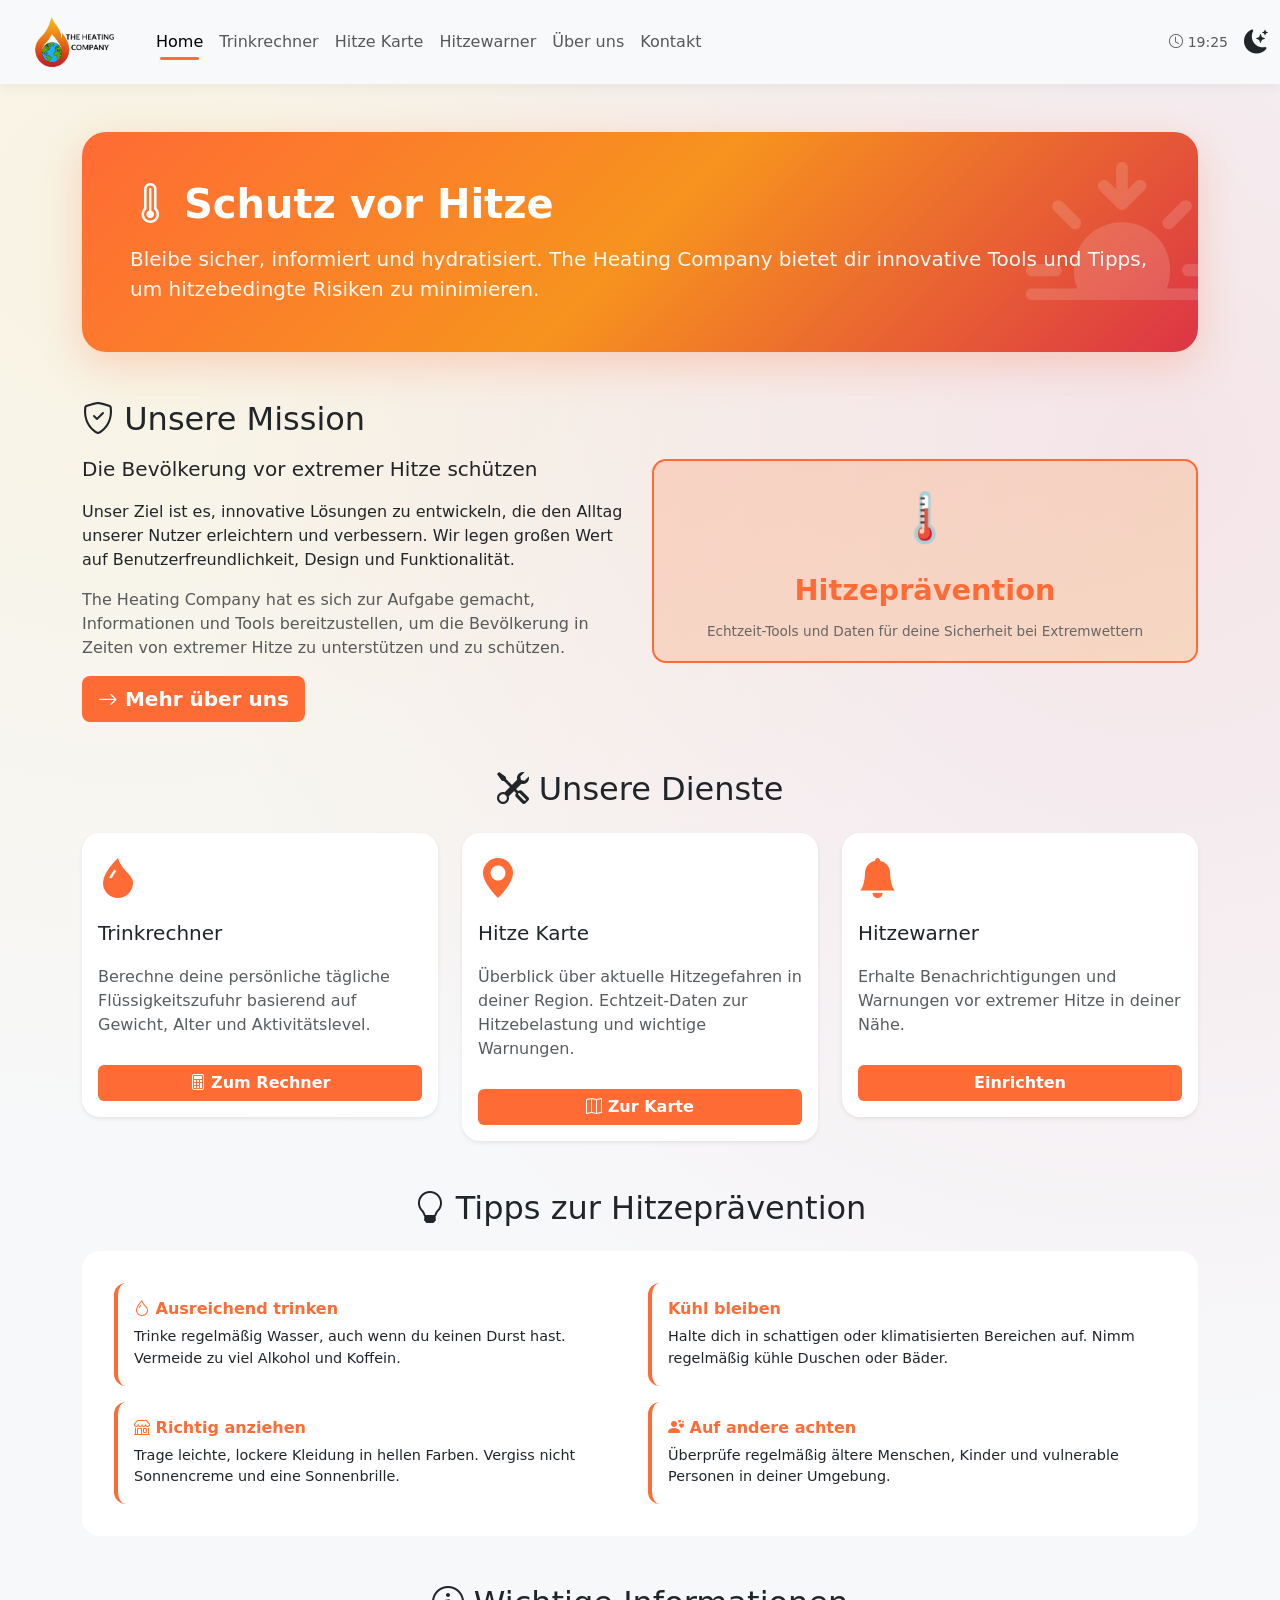
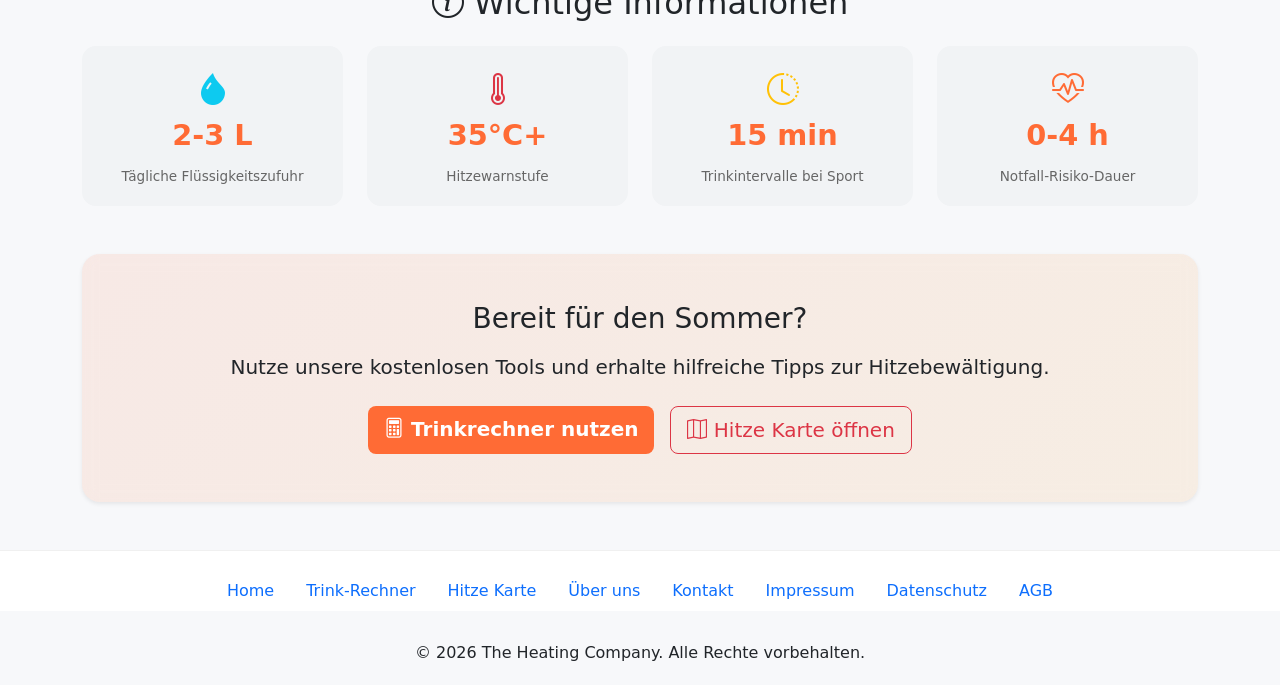
<file: index.html>
<!DOCTYPE html>
<html lang="de">
<head>
<meta charset="UTF-8">
<meta name="viewport" content="width=device-width, initial-scale=1.0">
<title>The Heating Company | Schutz vor Hitze</title>
<link href="https://cdn.jsdelivr.net/npm/bootstrap@5.3.8/dist/css/bootstrap.min.css" rel="stylesheet">
<link href="https://cdn.jsdelivr.net/npm/bootstrap-icons@1.11.3/font/bootstrap-icons.css" rel="stylesheet">
<style>
:root {
--transition: 0.3s ease;
--brand: #ff6b35;
--brand-dark: #e85a24;
--glass-bg: rgba(255,255,255,0.7);
--card-bg: #ffffff;
}
* { scroll-behavior: smooth; }
body {
transition: background-color var(--transition), color var(--transition);
min-height: 100vh;
background:
radial-gradient(circle at 10% 10%, rgba(255,193,7,0.10), transparent 40%),
radial-gradient(circle at 90% 20%, rgba(220,53,69,0.10), transparent 45%),
#f7f8fa;
font-family: system-ui, -apple-system, "Segoe UI", Roboto, sans-serif;
}

/* ---------- Dark Mode ---------- */
body.dark-mode {
--glass-bg: rgba(40,40,40,0.7);
--card-bg: #2a2a2a;
background:
radial-gradient(circle at 10% 10%, rgba(255,193,7,0.06), transparent 40%),
radial-gradient(circle at 90% 20%, rgba(220,53,69,0.08), transparent 45%),
#161616;
color: #e0e0e0;
}
body.dark-mode .card,
body.dark-mode .form-control,
body.dark-mode .form-select,
body.dark-mode .list-group-item {
background-color: var(--card-bg);
color: #e0e0e0;
border-color: #444;
}
body.dark-mode .form-control::placeholder { color: #888; }
body.dark-mode .navbar,
body.dark-mode .bg-light,
body.dark-mode .nav-foot { background-color: #1e1e1e !important; }
body.dark-mode .nav-link,
body.dark-mode .navbar-brand { color: #e0e0e0 !important; }
body.dark-mode .text-muted { color: #9a9a9a !important; }
body.dark-mode .info-tile { background: #242424; }

/* ---------- Navbar ---------- */
.navbar {
backdrop-filter: blur(10px);
box-shadow: 0 2px 14px rgba(0,0,0,0.06);
}
.navbar-brand img { transition: transform var(--transition); }
.navbar-brand:hover img { transform: scale(1.05); }
.nav-link { font-weight: 500; position: relative; }
.nav-link.active::after {
content: ""; position: absolute; left: 12px; right: 12px; bottom: 2px;
height: 3px; border-radius: 3px; background: var(--brand);
}

/* ---------- Hero ---------- */
.hero {
background: linear-gradient(135deg, #ff6b35, #f7931e, #dc3545);
color: #fff; border-radius: 24px; padding: 3rem;
box-shadow: 0 12px 40px rgba(255,107,53,0.25);
position: relative; overflow: hidden;
}
.hero::after {
content: "\F5A6"; font-family: "bootstrap-icons";
position: absolute; right: -20px; top: -30px;
font-size: 12rem; opacity: 0.15;
}
.hero h1 { font-weight: 800; font-size: 2.5rem; }
.hero p { font-size: 1.1rem; opacity: 0.95; }

/* ---------- Cards ---------- */
.card {
background: var(--card-bg);
border: 1px solid rgba(0,0,0,0.06);
border-radius: 18px;
transition: transform var(--transition), box-shadow var(--transition);
}
.card:hover { transform: translateY(-4px); box-shadow: 0 12px 28px rgba(0,0,0,0.1); }
.glass { background: var(--glass-bg); backdrop-filter: blur(8px); }

.btn-brand {
background: var(--brand); color: #fff; border: none; font-weight: 600;
transition: all var(--transition);
}
.btn-brand:hover { background: var(--brand-dark); color: #fff; transform: translateY(-2px); }

/* ---------- Info tiles ---------- */
.info-tile {
background: #f1f3f5; border-radius: 14px; padding: 20px;
text-align: center; height: 100%; transition: transform var(--transition);
}
.info-tile:hover { transform: translateY(-4px); }
.info-tile .big { font-size: 1.8rem; font-weight: 700; color: var(--brand); }
.info-tile .lbl { font-size: .75rem; text-transform: uppercase; letter-spacing: .5px; opacity: .7; }
.info-tile .desc { font-size: 0.85rem; color: #666; margin-top: 8px; }

/* ---------- Service Cards ---------- */
.service-card {
border: none;
transition: all var(--transition);
}
.service-card .card-body {
display: flex; flex-direction: column; gap: 12px;
}
.service-icon {
font-size: 2.5rem;
color: var(--brand);
}
.service-card:hover {
transform: translateY(-8px);
box-shadow: 0 16px 40px rgba(255,107,53,0.2);
}
.service-card .btn { margin-top: auto; }

/* ---------- Tips Section ---------- */
.tips-section {
background: var(--card-bg);
border-radius: 18px;
padding: 2rem;
}
.tip-item {
padding: 16px;
border-radius: 12px;
background: var(--glass-bg);
border-left: 4px solid var(--brand);
}
.tip-item h6 { color: var(--brand); font-weight: 700; }
.tip-item p { margin: 8px 0 0 0; font-size: 0.9rem; }

/* ---------- Footer ---------- */
.nav-foot { background: #fff; padding-top: 20px; border-top: 1px solid rgba(0,0,0,0.06); }
footer { margin-top: 10px; padding: 20px; }
.fade-in { animation: fadeIn 0.5s ease; }
@keyframes fadeIn { from { opacity: 0; transform: translateY(6px);} to { opacity: 1; transform: none;} }

.theme-toggle { cursor: pointer; transition: transform var(--transition); }
.theme-toggle:hover { transform: rotate(20deg) scale(1.15); }

/* ---------- Back to Top ---------- */
#toTop {
position: fixed; bottom: 24px; right: 24px;
width: 48px; height: 48px;
display: none; z-index: 1000;
border-radius: 50%;
box-shadow: 0 4px 12px rgba(0,0,0,0.15);
}
#toTop:hover { transform: translateY(-4px); }
</style>
</head>

<body>
<!-- ===================== NAVBAR ===================== -->
<nav class="navbar navbar-expand-lg bg-light sticky-top">
<div class="container-fluid">
<a class="navbar-brand" href="./index.html">
<img src="./img/heatingcomp_logo.png" alt="Logo" width="120" height="58">
</a>
<button class="navbar-toggler" type="button" data-bs-toggle="collapse" data-bs-target="#navbarNav" aria-controls="navbarNav" aria-expanded="false" aria-label="Toggle navigation">
<span class="navbar-toggler-icon"></span>
</button>
<div class="collapse navbar-collapse" id="navbarNav">
<ul class="navbar-nav">
<li class="nav-item"><a class="nav-link active" aria-current="page" href="./index.html">Home</a></li>
<li class="nav-item"><a class="nav-link" href="./trinkrechner.html">Trinkrechner</a></li>
<li class="nav-item"><a class="nav-link" href="./heatmap.html">Hitze Karte</a></li>
<li class="nav-item"><a class="nav-link" href="./hitzewarner.html">Hitzewarner</a></li>
<li class="nav-item"><a class="nav-link" href="./about.html">Über uns</a></li>
<li class="nav-item"><a class="nav-link" href="./contact.html">Kontakt</a></li>
</ul>
<div class="ms-auto d-flex align-items-center gap-3">
<span class="small text-muted d-none d-lg-inline" id="liveClock"></span>
<i class="bi bi-moon-stars-fill fs-4 theme-toggle" id="themeToggle" title="Dark Mode umschalten"></i>
</div>
</div>
</div>
</nav>

<div class="container my-5">

<!-- ===================== HERO ===================== -->
<div class="hero mb-5 fade-in">
<h1 class="mb-3"><i class="bi bi-thermometer-high"></i> Schutz vor Hitze</h1>
<p class="mb-0 fs-5">Bleibe sicher, informiert und hydratisiert. The Heating Company bietet dir innovative Tools und Tipps, um hitzebedingte Risiken zu minimieren.</p>
</div>

<!-- ===================== MISSION ===================== -->
<section class="mb-5">
<div class="row g-4 align-items-center">
<div class="col-lg-6">
<h2 class="mb-3"><i class="bi bi-shield-check"></i> Unsere Mission</h2>
<p class="lead">Die Bevölkerung vor extremer Hitze schützen</p>
<p>Unser Ziel ist es, innovative Lösungen zu entwickeln, die den Alltag unserer Nutzer erleichtern und verbessern. Wir legen großen Wert auf Benutzerfreundlichkeit, Design und Funktionalität.</p>
<p class="text-muted">The Heating Company hat es sich zur Aufgabe gemacht, Informationen und Tools bereitzustellen, um die Bevölkerung in Zeiten von extremer Hitze zu unterstützen und zu schützen.</p>
<a href="./about.html" class="btn btn-brand btn-lg"><i class="bi bi-arrow-right"></i> Mehr über uns</a>
</div>
<div class="col-lg-6">
<div class="info-tile" style="background: linear-gradient(135deg, rgba(255,107,53,0.2), rgba(247,147,30,0.2)); border: 2px solid var(--brand);">
<div style="font-size: 3rem; margin-bottom: 16px;">🌡️</div>
<div class="big">Hitzeprävention</div>
<div class="desc">Echtzeit-Tools und Daten für deine Sicherheit bei Extremwettern</div>
</div>
</div>
</div>
</section>

<!-- ===================== SERVICES ===================== -->
<section class="mb-5">
<h2 class="text-center mb-4"><i class="bi bi-tools"></i> Unsere Dienste</h2>
<div class="row g-4">
<!-- Trinkrechner -->
<div class="col-lg-4 col-md-6">
<div class="card service-card shadow-sm">
<div class="card-body">
<div class="service-icon"><i class="bi bi-droplet-fill"></i></div>
<h5 class="card-title">Trinkrechner</h5>
<p class="card-text text-muted">Berechne deine persönliche tägliche Flüssigkeitszufuhr basierend auf Gewicht, Alter und Aktivitätslevel.</p>
<a href="./trinkrechner.html" class="btn btn-brand"><i class="bi bi-calculator"></i> Zum Rechner</a>
</div>
</div>
</div>

<!-- Hitze Karte -->
<div class="col-lg-4 col-md-6">
<div class="card service-card shadow-sm">
<div class="card-body">
<div class="service-icon"><i class="bi bi-geo-alt-fill"></i></div>
<h5 class="card-title">Hitze Karte</h5>
<p class="card-text text-muted">Überblick über aktuelle Hitzegefahren in deiner Region. Echtzeit-Daten zur Hitzebelastung und wichtige Warnungen.</p>
<a href="./heatmap.html" class="btn btn-brand"><i class="bi bi-map"></i> Zur Karte</a>
</div>
</div>
</div>

<!-- Hitzewarner -->
<div class="col-lg-4 col-md-6">
<div class="card service-card shadow-sm">
<div class="card-body">
<div class="service-icon"><i class="bi bi-bell-fill"></i></div>
<h5 class="card-title">Hitzewarner</h5>
<p class="card-text text-muted">Erhalte Benachrichtigungen und Warnungen vor extremer Hitze in deiner Nähe.</p>
<a href="./hitzewarner.html" class="btn btn-brand"><i class="bi bi-clock-alarm"></i> Einrichten</a>
</div>
</div>
</div>
</div>
</section>

<!-- ===================== TIPPS ===================== -->
<section class="mb-5">
<h2 class="text-center mb-4"><i class="bi bi-lightbulb"></i> Tipps zur Hitzeprävention</h2>
<div class="tips-section">
<div class="row g-3">
<div class="col-md-6">
<div class="tip-item fade-in">
<h6><i class="bi bi-droplet"></i> Ausreichend trinken</h6>
<p>Trinke regelmäßig Wasser, auch wenn du keinen Durst hast. Vermeide zu viel Alkohol und Koffein.</p>
</div>
</div>

<div class="col-md-6">
<div class="tip-item fade-in" style="animation-delay: 0.1s;">
<h6><i class="bi bi-snowflake"></i> Kühl bleiben</h6>
<p>Halte dich in schattigen oder klimatisierten Bereichen auf. Nimm regelmäßig kühle Duschen oder Bäder.</p>
</div>
</div>

<div class="col-md-6">
<div class="tip-item fade-in" style="animation-delay: 0.2s;">
<h6><i class="bi bi-shop"></i> Richtig anziehen</h6>
<p>Trage leichte, lockere Kleidung in hellen Farben. Vergiss nicht Sonnencreme und eine Sonnenbrille.</p>
</div>
</div>

<div class="col-md-6">
<div class="tip-item fade-in" style="animation-delay: 0.3s;">
<h6><i class="bi bi-person-hearts"></i> Auf andere achten</h6>
<p>Überprüfe regelmäßig ältere Menschen, Kinder und vulnerable Personen in deiner Umgebung.</p>
</div>
</div>
</div>
</div>
</section>

<!-- ===================== INFO TILES ===================== -->
<section class="mb-5">
<h2 class="text-center mb-4"><i class="bi bi-info-circle"></i> Wichtige Informationen</h2>
<div class="row g-4">
<div class="col-md-3 col-sm-6">
<div class="info-tile">
<i class="bi bi-droplet-fill" style="font-size: 2rem; color: #0dcaf0;"></i>
<div class="big">2-3 L</div>
<div class="desc">Tägliche Flüssigkeitszufuhr</div>
</div>
</div>

<div class="col-md-3 col-sm-6">
<div class="info-tile">
<i class="bi bi-thermometer-high" style="font-size: 2rem; color: #dc3545;"></i>
<div class="big">35°C+</div>
<div class="desc">Hitzewarnstufe</div>
</div>
</div>

<div class="col-md-3 col-sm-6">
<div class="info-tile">
<i class="bi bi-clock-history" style="font-size: 2rem; color: #ffc107;"></i>
<div class="big">15 min</div>
<div class="desc">Trinkintervalle bei Sport</div>
</div>
</div>

<div class="col-md-3 col-sm-6">
<div class="info-tile">
<i class="bi bi-heart-pulse" style="font-size: 2rem; color: #ff6b35;"></i>
<div class="big">0-4 h</div>
<div class="desc">Notfall-Risiko-Dauer</div>
</div>
</div>
</div>
</section>

<!-- ===================== CTA ===================== -->
<section class="mb-5">
<div class="card glass shadow-sm border-0" style="padding: 3rem; text-align: center; background: linear-gradient(135deg, rgba(255,107,53,0.1), rgba(247,147,30,0.1));">
<h3 class="mb-3">Bereit für den Sommer?</h3>
<p class="mb-4 fs-5">Nutze unsere kostenlosen Tools und erhalte hilfreiche Tipps zur Hitzebewältigung.</p>
<div class="d-flex gap-3 justify-content-center flex-wrap">
<a href="./trinkrechner.html" class="btn btn-brand btn-lg"><i class="bi bi-calculator"></i> Trinkrechner nutzen</a>
<a href="./heatmap.html" class="btn btn-outline-danger btn-lg"><i class="bi bi-map"></i> Hitze Karte öffnen</a>
</div>
</div>
</section>

</div>

<!-- ===================== FOOTER ===================== -->
<nav class="nav-foot">
<ul class="nav justify-content-center flex-wrap">
<li class="nav-item"><a class="nav-link" href="./index.html">Home</a></li>
<li class="nav-item"><a class="nav-link" href="./trinkrechner.html">Trink-Rechner</a></li>
<li class="nav-item"><a class="nav-link" href="./heatmap.html">Hitze Karte</a></li>
<li class="nav-item"><a class="nav-link" href="./about.html">Über uns</a></li>
<li class="nav-item"><a class="nav-link" href="./contact.html">Kontakt</a></li>
<li class="nav-item"><a class="nav-link" href="./legal/impressum.html">Impressum</a></li>
<li class="nav-item"><a class="nav-link" href="./legal/datenschutz.html">Datenschutz</a></li>
<li class="nav-item"><a class="nav-link" href="./legal/agb.html">AGB</a></li>
</ul>
</nav>
<footer class="text-center">
<p class="mb-0">&copy; 2026 The Heating Company. Alle Rechte vorbehalten.</p>
</footer>

<!-- Back to Top -->
<button class="btn btn-brand rounded-circle shadow" id="toTop" title="Nach oben">
<i class="bi bi-arrow-up"></i>
</button>

<script src="https://cdn.jsdelivr.net/npm/bootstrap@5.3.8/dist/js/bootstrap.bundle.min.js"></script>
<script>
/* ---------- Dark Mode ---------- */
const themeToggle = document.getElementById("themeToggle");
function applyTheme(mode) {
if (mode === "dark") {
document.body.classList.add("dark-mode");
themeToggle.className = "bi bi-sun-fill fs-4 theme-toggle";
} else {
document.body.classList.remove("dark-mode");
themeToggle.className = "bi bi-moon-stars-fill fs-4 theme-toggle";
}
}
applyTheme(localStorage.getItem("theme") || "light");
themeToggle.addEventListener("click", () => {
const neu = document.body.classList.contains("dark-mode") ? "light" : "dark";
localStorage.setItem("theme", neu);
applyTheme(neu);
});

/* ---------- Live-Uhr ---------- */
function tick() {
document.getElementById("liveClock").innerHTML =
'<i class="bi bi-clock"></i> ' + new Date().toLocaleTimeString("de-DE",{hour:'2-digit',minute:'2-digit'});
}
tick(); setInterval(tick, 10000);

/* ---------- Back to Top ---------- */
const toTop = document.getElementById("toTop");
window.addEventListener("scroll", () => toTop.style.display = window.scrollY > 300 ? "block" : "none");
toTop.onclick = () => window.scrollTo({top:0, behavior:"smooth"});
</script>
</body>
</html>
</file>
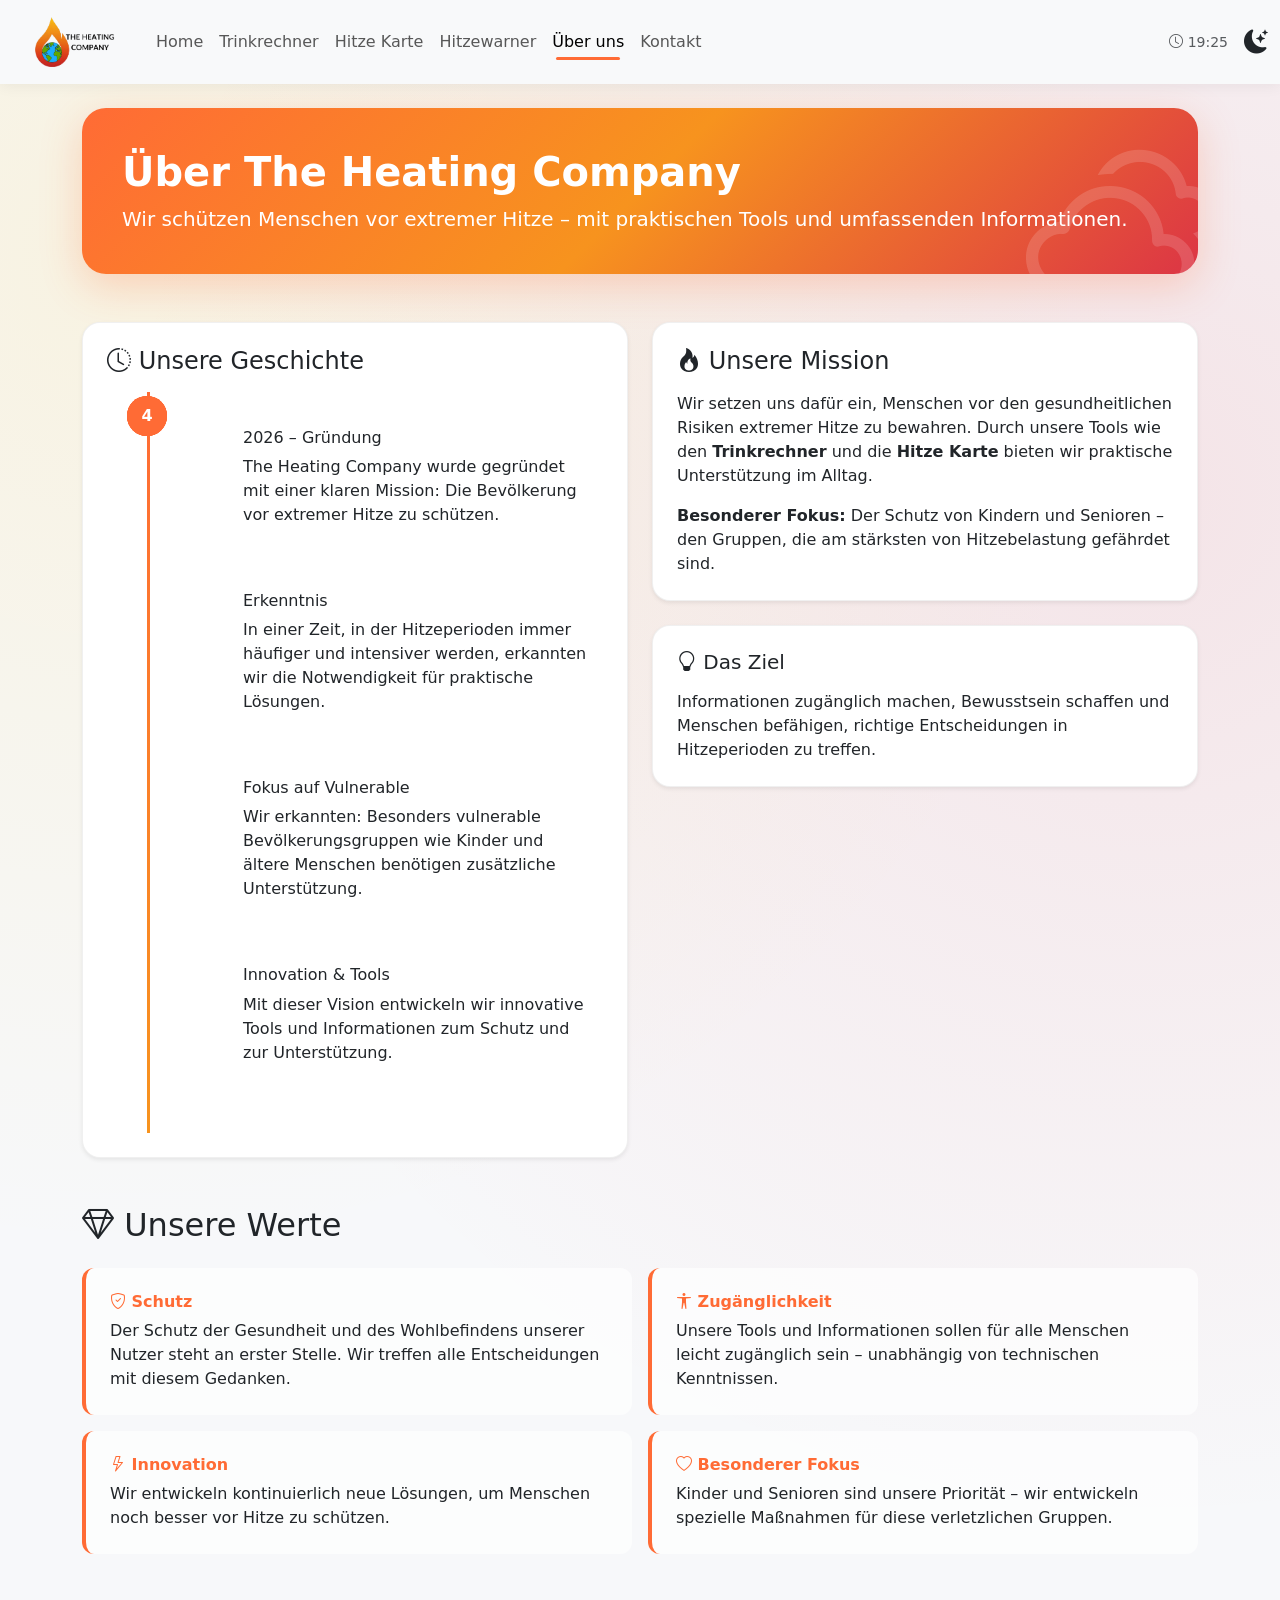
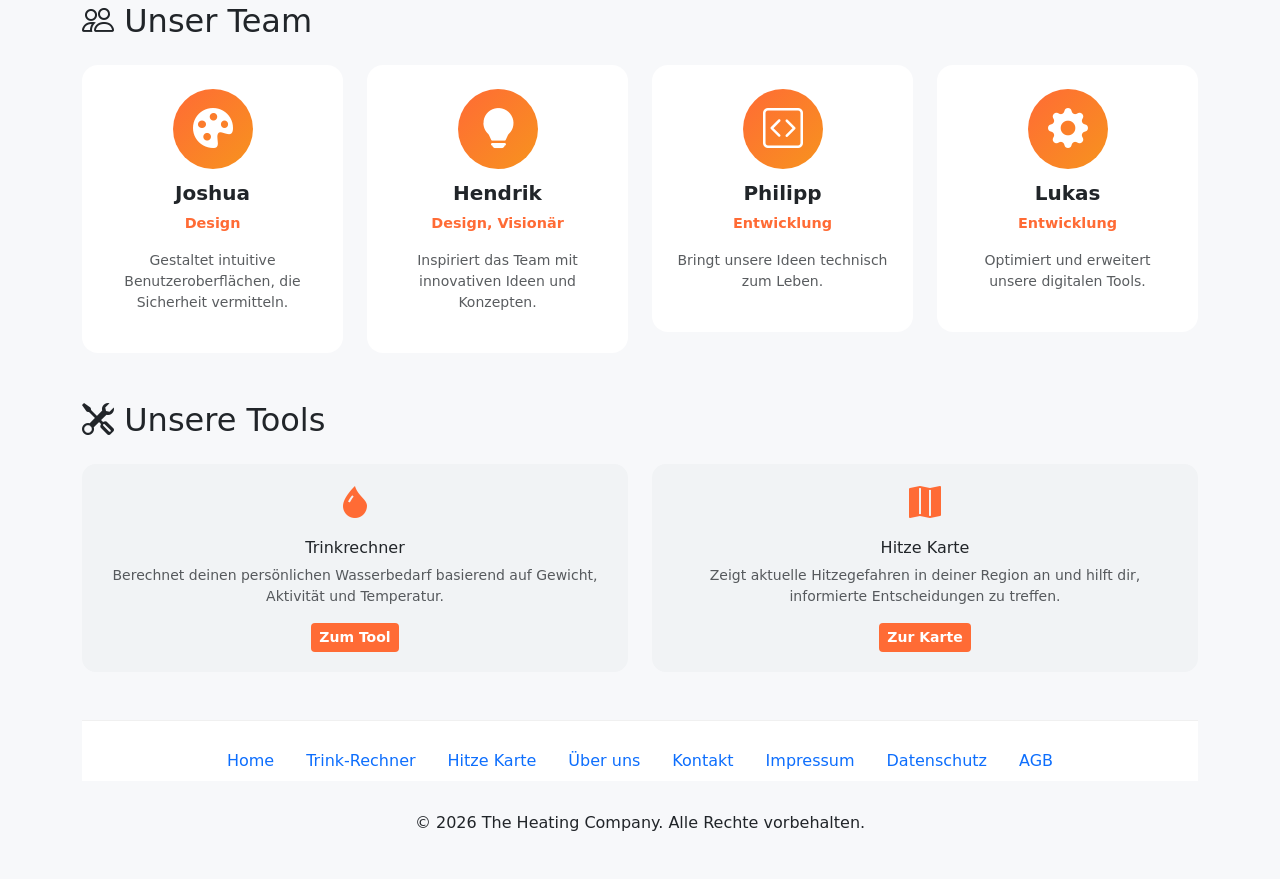
<file: about.html>
<!DOCTYPE html>
<html lang="de">
<head>
<meta charset="UTF-8">
<meta name="viewport" content="width=device-width, initial-scale=1.0">
<title>Über uns | The Heating Company</title>
<link href="https://cdn.jsdelivr.net/npm/bootstrap@5.3.8/dist/css/bootstrap.min.css" rel="stylesheet">
<link href="https://cdn.jsdelivr.net/npm/bootstrap-icons@1.11.3/font/bootstrap-icons.css" rel="stylesheet">
<style>
:root {
--transition: 0.3s ease;
--brand: #ff6b35;
--brand-dark: #e85a24;
--glass-bg: rgba(255,255,255,0.7);
--card-bg: #ffffff;
}
* { scroll-behavior: smooth; }
body {
transition: background-color var(--transition), color var(--transition);
min-height: 100vh;
background:
radial-gradient(circle at 10% 10%, rgba(255,193,7,0.10), transparent 40%),
radial-gradient(circle at 90% 20%, rgba(220,53,69,0.10), transparent 45%),
#f7f8fa;
font-family: system-ui, -apple-system, "Segoe UI", Roboto, sans-serif;
}

/* ---------- Dark Mode ---------- */
body.dark-mode {
--glass-bg: rgba(40,40,40,0.7);
--card-bg: #2a2a2a;
background:
radial-gradient(circle at 10% 10%, rgba(255,193,7,0.06), transparent 40%),
radial-gradient(circle at 90% 20%, rgba(220,53,69,0.08), transparent 45%),
#161616;
color: #e0e0e0;
}
body.dark-mode .card,
body.dark-mode .form-control,
body.dark-mode .list-group-item {
background-color: var(--card-bg);
color: #e0e0e0;
border-color: #444;
}
body.dark-mode .navbar,
body.dark-mode .bg-light,
body.dark-mode .nav-foot { background-color: #1e1e1e !important; }
body.dark-mode .nav-link,
body.dark-mode .navbar-brand { color: #e0e0e0 !important; }
body.dark-mode .text-muted { color: #9a9a9a !important; }
body.dark-mode .info-tile { background: #242424; }

/* ---------- Navbar ---------- */
.navbar {
backdrop-filter: blur(10px);
box-shadow: 0 2px 14px rgba(0,0,0,0.06);
}
.navbar-brand img { transition: transform var(--transition); }
.navbar-brand:hover img { transform: scale(1.05); }
.nav-link { font-weight: 500; position: relative; }
.nav-link.active::after {
content: ""; position: absolute; left: 12px; right: 12px; bottom: 2px;
height: 3px; border-radius: 3px; background: var(--brand);
}

/* ---------- Hero ---------- */
.hero {
background: linear-gradient(135deg, #ff6b35, #f7931e, #dc3545);
color: #fff; border-radius: 24px; padding: 2.5rem;
box-shadow: 0 12px 40px rgba(255,107,53,0.25);
position: relative; overflow: hidden;
}
.hero::after {
content: "\F2C3"; font-family: "bootstrap-icons";
position: absolute; right: -20px; top: -30px;
font-size: 12rem; opacity: 0.15;
}
.hero h1 { font-weight: 800; }

/* ---------- Cards ---------- */
.card {
background: var(--card-bg);
border: 1px solid rgba(0,0,0,0.06);
border-radius: 18px;
transition: transform var(--transition), box-shadow var(--transition);
}
.card:hover { transform: translateY(-4px); box-shadow: 0 12px 32px rgba(0,0,0,0.1); }
.glass { background: var(--glass-bg); backdrop-filter: blur(8px); }

.btn-brand {
background: var(--brand); color: #fff; border: none; font-weight: 600;
transition: all var(--transition);
}
.btn-brand:hover { background: var(--brand-dark); color: #fff; transform: translateY(-2px); }

/* ---------- Info Tiles ---------- */
.info-tile {
background: #f1f3f5; border-radius: 14px; padding: 20px;
text-align: center; height: 100%; transition: all var(--transition);
}
.info-tile:hover { background: #e9ecef; transform: scale(1.05); }
.info-tile .big { font-size: 1.6rem; font-weight: 700; color: var(--brand); }
.info-tile .lbl { font-size: .75rem; text-transform: uppercase; letter-spacing: .5px; opacity: .7; }

/* ---------- Team Cards ---------- */
.team-card {
text-align: center; padding: 24px; border-radius: 16px;
background: var(--card-bg); transition: all var(--transition);
}
.team-card:hover { transform: translateY(-8px); box-shadow: 0 16px 48px rgba(255,107,53,0.2); }
.team-avatar {
width: 80px; height: 80px; border-radius: 50%; background: linear-gradient(135deg, var(--brand), #f7931e);
margin: 0 auto 12px; display: flex; align-items: center; justify-content: center;
font-size: 2.5rem; color: #fff;
}
.team-card h5 { font-weight: 700; }
.team-card .role { color: var(--brand); font-weight: 600; font-size: 0.9rem; }

/* ---------- Value Cards ---------- */
.value-card {
padding: 24px; border-left: 4px solid var(--brand);
background: var(--glass-bg); border-radius: 12px;
transition: all var(--transition);
}
.value-card:hover { border-left-width: 6px; transform: translateX(4px); }
.value-card h6 { color: var(--brand); font-weight: 700; }

/* ---------- Footer ---------- */
.nav-foot { background: #fff; padding-top: 20px; border-top: 1px solid rgba(0,0,0,0.06); }
footer { margin-top: 10px; padding: 20px; }
.fade-in { animation: fadeIn 0.5s ease; }
@keyframes fadeIn { from { opacity: 0; transform: translateY(6px);} to { opacity: 1; transform: none;} }

.theme-toggle { cursor: pointer; transition: transform var(--transition); }
.theme-toggle:hover { transform: rotate(20deg) scale(1.15); }

/* ---------- Timeline ---------- */
.timeline {
position: relative; padding: 20px 0;
}
.timeline::before {
content: ""; position: absolute; left: 40px; top: 0; bottom: 0;
width: 3px; background: linear-gradient(to bottom, var(--brand), #f7931e);
}
.timeline-item {
margin-bottom: 32px; margin-left: 120px;
}
.timeline-dot {
position: absolute; left: 20px; top: 4px;
width: 40px; height: 40px; border-radius: 50%;
background: var(--brand); color: #fff;
display: flex; align-items: center; justify-content: center;
font-weight: 700;
}
.timeline-content {
padding: 16px; background: var(--glass-bg); border-radius: 12px;
}

/* ---------- Badge ---------- */
.badge-soft { background: rgba(255,107,53,.15); color: var(--brand); font-weight:600; }
</style>
</head>

<body>
<!-- ===================== NAVBAR ===================== -->
<nav class="navbar navbar-expand-lg bg-light sticky-top">
<div class="container-fluid">
<a class="navbar-brand" href="./index.html">
<img src="./img/heatingcomp_logo.png" alt="Logo" width="120" height="58">
</a>
<button class="navbar-toggler" type="button" data-bs-toggle="collapse" data-bs-target="#navbarNav" aria-controls="navbarNav" aria-expanded="false" aria-label="Toggle navigation">
<span class="navbar-toggler-icon"></span>
</button>
<div class="collapse navbar-collapse" id="navbarNav">
<ul class="navbar-nav">
<li class="nav-item"><a class="nav-link" href="./index.html">Home</a></li>
<li class="nav-item"><a class="nav-link" href="./trinkrechner.html">Trinkrechner</a></li>
<li class="nav-item"><a class="nav-link" href="./heatmap.html">Hitze Karte</a></li>
<li class="nav-item"><a class="nav-link" href="./hitzewarner.html">Hitzewarner</a></li>
<li class="nav-item"><a class="nav-link active" aria-current="page" href="./about.html">Über uns</a></li>
<li class="nav-item"><a class="nav-link" href="./contact.html">Kontakt</a></li>
</ul>
<div class="ms-auto d-flex align-items-center gap-3">
<span class="small text-muted d-none d-lg-inline" id="liveClock"></span>
<i class="bi bi-moon-stars-fill fs-4 theme-toggle" id="themeToggle" title="Dark Mode umschalten"></i>
</div>
</div>
</div>
</nav>

<div class="container my-4">

<!-- ===================== HERO ===================== -->
<div class="hero mb-5 fade-in">
<h1 class="mb-2"><i class="bi bi-shield-heart"></i> Über The Heating Company</h1>
<p class="mb-0 fs-5">Wir schützen Menschen vor extremer Hitze – mit praktischen Tools und umfassenden Informationen.</p>
</div>

<!-- ===================== GESCHICHTE ===================== -->
<div class="row g-4 mb-5">
<div class="col-lg-6">
<div class="card p-4 shadow-sm">
<h4 class="mb-3"><i class="bi bi-clock-history"></i> Unsere Geschichte</h4>
<div class="timeline">
<div class="timeline-item">
<div class="timeline-dot">1</div>
<div class="timeline-content">
<h6>2026 – Gründung</h6>
<p class="mb-0">The Heating Company wurde gegründet mit einer klaren Mission: Die Bevölkerung vor extremer Hitze zu schützen.</p>
</div>
</div>
<div class="timeline-item">
<div class="timeline-dot">2</div>
<div class="timeline-content">
<h6>Erkenntnis</h6>
<p class="mb-0">In einer Zeit, in der Hitzeperioden immer häufiger und intensiver werden, erkannten wir die Notwendigkeit für praktische Lösungen.</p>
</div>
</div>
<div class="timeline-item">
<div class="timeline-dot">3</div>
<div class="timeline-content">
<h6>Fokus auf Vulnerable</h6>
<p class="mb-0">Wir erkannten: Besonders vulnerable Bevölkerungsgruppen wie Kinder und ältere Menschen benötigen zusätzliche Unterstützung.</p>
</div>
</div>
<div class="timeline-item">
<div class="timeline-dot">4</div>
<div class="timeline-content">
<h6>Innovation & Tools</h6>
<p class="mb-0">Mit dieser Vision entwickeln wir innovative Tools und Informationen zum Schutz und zur Unterstützung.</p>
</div>
</div>
</div>
</div>
</div>

<!-- Mission & Werte -->
<div class="col-lg-6">
<div class="card p-4 shadow-sm mb-4">
<h4 class="mb-3"><i class="bi bi-fire"></i> Unsere Mission</h4>
<p>Wir setzen uns dafür ein, Menschen vor den gesundheitlichen Risiken extremer Hitze zu bewahren. Durch unsere Tools wie den <strong>Trinkrechner</strong> und die <strong>Hitze Karte</strong> bieten wir praktische Unterstützung im Alltag.</p>
<p class="mb-0"><strong>Besonderer Fokus:</strong> Der Schutz von Kindern und Senioren – den Gruppen, die am stärksten von Hitzebelastung gefährdet sind.</p>
</div>

<div class="card p-4 shadow-sm">
<h5 class="mb-3"><i class="bi bi-lightbulb"></i> Das Ziel</h5>
<p class="mb-0">Informationen zugänglich machen, Bewusstsein schaffen und Menschen befähigen, richtige Entscheidungen in Hitzeperioden zu treffen.</p>
</div>
</div>
</div>

<!-- ===================== UNSERE WERTE ===================== -->
<h2 class="mb-4 mt-5"><i class="bi bi-gem"></i> Unsere Werte</h2>
<div class="row g-3 mb-5">
<div class="col-md-6">
<div class="value-card">
<h6><i class="bi bi-shield-check"></i> Schutz</h6>
<p class="mb-0">Der Schutz der Gesundheit und des Wohlbefindens unserer Nutzer steht an erster Stelle. Wir treffen alle Entscheidungen mit diesem Gedanken.</p>
</div>
</div>
<div class="col-md-6">
<div class="value-card">
<h6><i class="bi bi-universal-access"></i> Zugänglichkeit</h6>
<p class="mb-0">Unsere Tools und Informationen sollen für alle Menschen leicht zugänglich sein – unabhängig von technischen Kenntnissen.</p>
</div>
</div>
<div class="col-md-6">
<div class="value-card">
<h6><i class="bi bi-lightning"></i> Innovation</h6>
<p class="mb-0">Wir entwickeln kontinuierlich neue Lösungen, um Menschen noch besser vor Hitze zu schützen.</p>
</div>
</div>
<div class="col-md-6">
<div class="value-card">
<h6><i class="bi bi-heart"></i> Besonderer Fokus</h6>
<p class="mb-0">Kinder und Senioren sind unsere Priorität – wir entwickeln spezielle Maßnahmen für diese verletzlichen Gruppen.</p>
</div>
</div>
</div>

<!-- ===================== TEAM ===================== -->
<h2 class="mb-4"><i class="bi bi-people"></i> Unser Team</h2>
<div class="row g-4 mb-5">
<div class="col-md-6 col-lg-3">
<div class="team-card fade-in">
<div class="team-avatar"><i class="bi bi-palette-fill"></i></div>
<h5>Joshua</h5>
<p class="role">Design</p>
<p class="small text-muted">Gestaltet intuitive Benutzeroberflächen, die Sicherheit vermitteln.</p>
</div>
</div>
<div class="col-md-6 col-lg-3">
<div class="team-card fade-in">
<div class="team-avatar"><i class="bi bi-lightbulb-fill"></i></div>
<h5>Hendrik</h5>
<p class="role">Design, Visionär</p>
<p class="small text-muted">Inspiriert das Team mit innovativen Ideen und Konzepten.</p>
</div>
</div>
<div class="col-md-6 col-lg-3">
<div class="team-card fade-in">
<div class="team-avatar"><i class="bi bi-code-square"></i></div>
<h5>Philipp</h5>
<p class="role">Entwicklung</p>
<p class="small text-muted">Bringt unsere Ideen technisch zum Leben.</p>
</div>
</div>
<div class="col-md-6 col-lg-3">
<div class="team-card fade-in">
<div class="team-avatar"><i class="bi bi-gear-fill"></i></div>
<h5>Lukas</h5>
<p class="role">Entwicklung</p>
<p class="small text-muted">Optimiert und erweitert unsere digitalen Tools.</p>
</div>
</div>
</div>

<!-- ===================== INFO KACHELN ===================== -->
<h2 class="mb-4"><i class="bi bi-tools"></i> Unsere Tools</h2>
<div class="row g-4 mb-5">
<div class="col-md-6">
<div class="info-tile">
<h5 class="mb-3"><i class="bi bi-droplet-fill" style="color: var(--brand); font-size: 2rem;"></i></h5>
<h6>Trinkrechner</h6>
<p class="small text-muted">Berechnet deinen persönlichen Wasserbedarf basierend auf Gewicht, Aktivität und Temperatur.</p>
<a href="./trinkrechner.html" class="btn btn-sm btn-brand">Zum Tool</a>
</div>
</div>
<div class="col-md-6">
<div class="info-tile">
<h5 class="mb-3"><i class="bi bi-map-fill" style="color: var(--brand); font-size: 2rem;"></i></h5>
<h6>Hitze Karte</h6>
<p class="small text-muted">Zeigt aktuelle Hitzegefahren in deiner Region an und hilft dir, informierte Entscheidungen zu treffen.</p>
<a href="./heatmap.html" class="btn btn-sm btn-brand">Zur Karte</a>
</div>
</div>
</div>

<!-- ===================== FOOTER ===================== -->
<nav class="nav-foot mt-5">
<ul class="nav justify-content-center flex-wrap">
<li class="nav-item"><a class="nav-link" href="./index.html">Home</a></li>
<li class="nav-item"><a class="nav-link" href="./trinkrechner.html">Trink-Rechner</a></li>
<li class="nav-item"><a class="nav-link" href="./heatmap.html">Hitze Karte</a></li>
<li class="nav-item"><a class="nav-link" href="./about.html">Über uns</a></li>
<li class="nav-item"><a class="nav-link" href="./contact.html">Kontakt</a></li>
<li class="nav-item"><a class="nav-link" href="./legal/impressum.html">Impressum</a></li>
<li class="nav-item"><a class="nav-link" href="./legal/datenschutz.html">Datenschutz</a></li>
<li class="nav-item"><a class="nav-link" href="./legal/agb.html">AGB</a></li>
</ul>
</nav>
<footer class="text-center">
<p class="mb-0">&copy; 2026 The Heating Company. Alle Rechte vorbehalten.</p>
</footer>

<!-- Back to top -->
<button class="btn btn-brand rounded-circle shadow" id="toTop" title="Nach oben"
style="position:fixed;bottom:24px;right:24px;width:48px;height:48px;display:none;z-index:1000;">
<i class="bi bi-arrow-up"></i>
</button>

</div>

<script src="https://cdn.jsdelivr.net/npm/bootstrap@5.3.8/dist/js/bootstrap.bundle.min.js"></script>
<script>
/* ---------- Dark Mode ---------- */
const themeToggle = document.getElementById("themeToggle");
function applyTheme(mode) {
if (mode === "dark") {
document.body.classList.add("dark-mode");
themeToggle.className = "bi bi-sun-fill fs-4 theme-toggle";
    } else {
document.body.classList.remove("dark-mode");
themeToggle.className = "bi bi-moon-stars-fill fs-4 theme-toggle";
    }
}
applyTheme(localStorage.getItem("theme") || "light");
themeToggle.addEventListener("click", () => {
const neu = document.body.classList.contains("dark-mode") ? "light" : "dark";
localStorage.setItem("theme", neu);
applyTheme(neu);
});

/* ---------- Live-Uhr ---------- */
function tick() {
document.getElementById("liveClock").innerHTML =
'<i class="bi bi-clock"></i> ' + new Date().toLocaleTimeString("de-DE",{hour:'2-digit',minute:'2-digit'});
}
tick(); setInterval(tick, 10000);

/* ---------- Back to top ---------- */
const toTop = document.getElementById("toTop");
window.addEventListener("scroll", () => toTop.style.display = window.scrollY > 300 ? "block" : "none");
toTop.onclick = () => window.scrollTo({top:0, behavior:"smooth"});
</script>
</body>
</html>
</file>
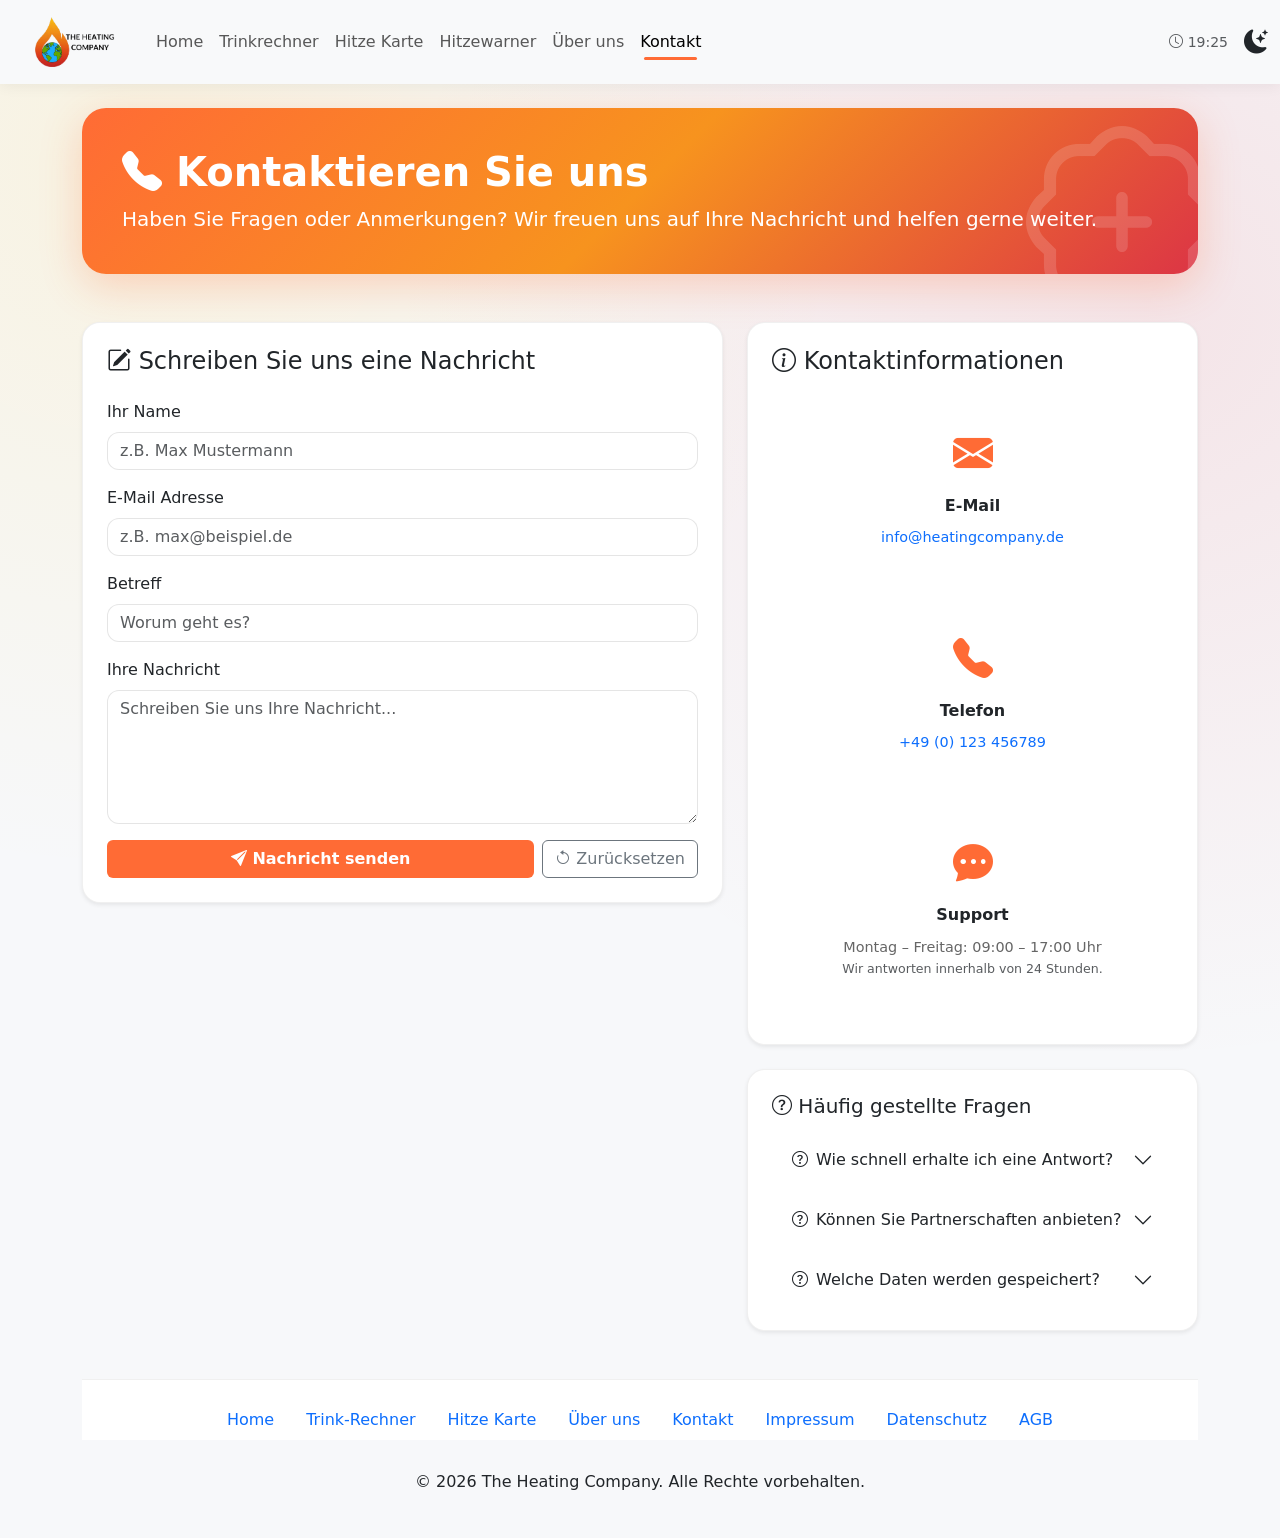
<file: contact.html>
<!DOCTYPE html>
<html lang="de">
<head>
<meta charset="UTF-8">
<meta name="viewport" content="width=device-width, initial-scale=1.0">
<title>Kontakt | The Heating Company</title>
<link href="https://cdn.jsdelivr.net/npm/bootstrap@5.3.8/dist/css/bootstrap.min.css" rel="stylesheet">
<link href="https://cdn.jsdelivr.net/npm/bootstrap-icons@1.11.3/font/bootstrap-icons.css" rel="stylesheet">
<style>
:root {
--transition: 0.3s ease;
--brand: #ff6b35;
--brand-dark: #e85a24;
--glass-bg: rgba(255,255,255,0.7);
--card-bg: #ffffff;
}
* { scroll-behavior: smooth; }
body {
transition: background-color var(--transition), color var(--transition);
min-height: 100vh;
background:
radial-gradient(circle at 10% 10%, rgba(255,193,7,0.10), transparent 40%),
radial-gradient(circle at 90% 20%, rgba(220,53,69,0.10), transparent 45%),
#f7f8fa;
font-family: system-ui, -apple-system, "Segoe UI", Roboto, sans-serif;
}

/* ---------- Dark Mode ---------- */
body.dark-mode {
--glass-bg: rgba(40,40,40,0.7);
--card-bg: #2a2a2a;
background:
radial-gradient(circle at 10% 10%, rgba(255,193,7,0.06), transparent 40%),
radial-gradient(circle at 90% 20%, rgba(220,53,69,0.08), transparent 45%),
#161616;
color: #e0e0e0;
}
body.dark-mode .card,
body.dark-mode .form-control,
body.dark-mode .form-select,
body.dark-mode .list-group-item {
background-color: var(--card-bg);
color: #e0e0e0;
border-color: #444;
}
body.dark-mode .form-control::placeholder { color: #888; }
body.dark-mode .navbar,
body.dark-mode .bg-light,
body.dark-mode .nav-foot { background-color: #1e1e1e !important; }
body.dark-mode .nav-link,
body.dark-mode .navbar-brand { color: #e0e0e0 !important; }
body.dark-mode .text-muted { color: #9a9a9a !important; }

/* ---------- Navbar ---------- */
.navbar {
backdrop-filter: blur(10px);
box-shadow: 0 2px 14px rgba(0,0,0,0.06);
}
.navbar-brand img { transition: transform var(--transition); }
.navbar-brand:hover img { transform: scale(1.05); }
.nav-link { font-weight: 500; position: relative; }
.nav-link.active::after {
content: ""; position: absolute; left: 12px; right: 12px; bottom: 2px;
height: 3px; border-radius: 3px; background: var(--brand);
}

/* ---------- Hero ---------- */
.hero {
background: linear-gradient(135deg, #ff6b35, #f7931e, #dc3545);
color: #fff; border-radius: 24px; padding: 2.5rem;
box-shadow: 0 12px 40px rgba(255,107,53,0.25);
position: relative; overflow: hidden;
}
.hero::after {
content: "\F4BC"; font-family: "bootstrap-icons";
position: absolute; right: -20px; top: -30px;
font-size: 12rem; opacity: 0.15;
}
.hero h1 { font-weight: 800; }

/* ---------- Cards ---------- */
.card {
background: var(--card-bg);
border: 1px solid rgba(0,0,0,0.06);
border-radius: 18px;
transition: transform var(--transition), box-shadow var(--transition);
}
.card:hover { transform: translateY(-4px); box-shadow: 0 12px 32px rgba(0,0,0,0.1); }
.glass { background: var(--glass-bg); backdrop-filter: blur(8px); }

.btn-brand {
background: var(--brand); color: #fff; border: none; font-weight: 600;
transition: all var(--transition);
}
.btn-brand:hover { background: var(--brand-dark); color: #fff; transform: translateY(-2px); }

/* ---------- Form Styling ---------- */
.form-control, .form-select {
border-radius: 12px; border: 1px solid rgba(0,0,0,0.1);
transition: all var(--transition);
}
.form-control:focus, .form-select:focus {
border-color: var(--brand); box-shadow: 0 0 0 3px rgba(255,107,53,0.1);
}

/* ---------- Contact Cards ---------- */
.contact-card {
padding: 24px; border-radius: 16px;
background: var(--glass-bg); text-align: center;
transition: all var(--transition);
}
.contact-card:hover { transform: translateY(-8px); box-shadow: 0 12px 32px rgba(255,107,53,0.2); }
.contact-card .icon {
font-size: 2.5rem; color: var(--brand); margin-bottom: 12px;
}
.contact-card h6 { font-weight: 700; margin: 12px 0; }
.contact-card p { color: #666; font-size: 0.9rem; }

body.dark-mode .contact-card p { color: #aaa; }

/* ---------- Success Message ---------- */
.alert { border-radius: 14px; border: none; }
.alert-success { background: rgba(40,167,69,0.15); color: #155724; }
body.dark-mode .alert-success { color: #90ee90; }

/* ---------- Footer ---------- */
.nav-foot { background: #fff; padding-top: 20px; border-top: 1px solid rgba(0,0,0,0.06); }
footer { margin-top: 10px; padding: 20px; }
.fade-in { animation: fadeIn 0.5s ease; }
@keyframes fadeIn { from { opacity: 0; transform: translateY(6px);} to { opacity: 1; transform: none;} }

.theme-toggle { cursor: pointer; transition: transform var(--transition); }
.theme-toggle:hover { transform: rotate(20deg) scale(1.15); }
</style>
</head>

<body>
<!-- ===================== NAVBAR ===================== -->
<nav class="navbar navbar-expand-lg bg-light sticky-top">
<div class="container-fluid">
<a class="navbar-brand" href="./index.html">
<img src="./img/heatingcomp_logo.png" alt="Logo" width="120" height="58">
</a>
<button class="navbar-toggler" type="button" data-bs-toggle="collapse" data-bs-target="#navbarNav" aria-controls="navbarNav" aria-expanded="false" aria-label="Toggle navigation">
<span class="navbar-toggler-icon"></span>
</button>
<div class="collapse navbar-collapse" id="navbarNav">
<ul class="navbar-nav">
<li class="nav-item"><a class="nav-link" href="./index.html">Home</a></li>
<li class="nav-item"><a class="nav-link" href="./trinkrechner.html">Trinkrechner</a></li>
<li class="nav-item"><a class="nav-link" href="./heatmap.html">Hitze Karte</a></li>
<li class="nav-item"><a class="nav-link" href="./hitzewarner.html">Hitzewarner</a></li>
<li class="nav-item"><a class="nav-link" href="./about.html">Über uns</a></li>
<li class="nav-item"><a class="nav-link active" aria-current="page" href="./contact.html">Kontakt</a></li>
</ul>
<div class="ms-auto d-flex align-items-center gap-3">
<span class="small text-muted d-none d-lg-inline" id="liveClock"></span>
<i class="bi bi-moon-stars-fill fs-4 theme-toggle" id="themeToggle" title="Dark Mode umschalten"></i>
</div>
</div>
</div>
</nav>

<div class="container my-4">

<!-- ===================== HERO ===================== -->
<div class="hero mb-5 fade-in">
<h1 class="mb-2"><i class="bi bi-telephone-fill"></i> Kontaktieren Sie uns</h1>
<p class="mb-0 fs-5">Haben Sie Fragen oder Anmerkungen? Wir freuen uns auf Ihre Nachricht und helfen gerne weiter.</p>
</div>

<div class="row g-4 mb-5">

<!-- ============ KONTAKT-FORMULAR ============ -->
<div class="col-lg-7">
<div class="card p-4 shadow-sm fade-in">
<h4 class="mb-4"><i class="bi bi-pencil-square"></i> Schreiben Sie uns eine Nachricht</h4>

<div id="successMessage" class="alert alert-success d-none fade-in mb-3" role="alert">
<i class="bi bi-check-circle-fill"></i> Vielen Dank! Ihre Nachricht wurde erfolgreich versendet.
</div>

<form id="contactForm">
<div class="mb-3">
<label for="name" class="form-label">Ihr Name</label>
<input type="text" class="form-control" id="name" placeholder="z.B. Max Mustermann" required>
</div>

<div class="mb-3">
<label for="email" class="form-label">E-Mail Adresse</label>
<input type="email" class="form-control" id="email" placeholder="z.B. max@beispiel.de" required>
</div>

<div class="mb-3">
<label for="subject" class="form-label">Betreff</label>
<input type="text" class="form-control" id="subject" placeholder="Worum geht es?" required>
</div>

<div class="mb-3">
<label for="message" class="form-label">Ihre Nachricht</label>
<textarea class="form-control" id="message" rows="5" placeholder="Schreiben Sie uns Ihre Nachricht..." required></textarea>
</div>

<div class="d-flex gap-2">
<button type="submit" class="btn btn-brand flex-grow-1">
<i class="bi bi-send-fill"></i> Nachricht senden
</button>
<button type="reset" class="btn btn-outline-secondary">
<i class="bi bi-arrow-counterclockwise"></i> Zurücksetzen
</button>
</div>
</form>
</div>
</div>

<!-- ============ KONTAKT-INFORMATIONEN ============ -->
<div class="col-lg-5">
<div class="card p-4 shadow-sm mb-4 fade-in">
<h4 class="mb-4"><i class="bi bi-info-circle"></i> Kontaktinformationen</h4>

<div class="contact-card mb-3">
<div class="icon"><i class="bi bi-envelope-fill"></i></div>
<h6>E-Mail</h6>
<p>
<a href="mailto:info@heatingcompany.de" class="text-decoration-none">info@heatingcompany.de</a>
</p>
</div>

<div class="contact-card mb-3">
<div class="icon"><i class="bi bi-telephone-fill"></i></div>
<h6>Telefon</h6>
<p>
<a href="tel:+49123456789" class="text-decoration-none">+49 (0) 123 456789</a>
</p>
</div>

<div class="contact-card">
<div class="icon"><i class="bi bi-chat-dots-fill"></i></div>
<h6>Support</h6>
<p>Montag – Freitag: 09:00 – 17:00 Uhr<br>
<small class="text-muted">Wir antworten innerhalb von 24 Stunden.</small></p>
</div>
</div>

<!-- FAQs -->
<div class="card p-4 shadow-sm fade-in">
<h5 class="mb-3"><i class="bi bi-question-circle"></i> Häufig gestellte Fragen</h5>

<div class="accordion accordion-flush" id="faqAccordion">
<div class="accordion-item border-0 mb-2">
<h2 class="accordion-header">
<button class="accordion-button collapsed" type="button" data-bs-toggle="collapse" data-bs-target="#faq1" aria-expanded="false" aria-controls="faq1">
<i class="bi bi-question-circle me-2 text-brand"></i> Wie schnell erhalte ich eine Antwort?
</button>
</h2>
<div id="faq1" class="accordion-collapse collapse" data-bs-parent="#faqAccordion">
<div class="accordion-body pt-0">
Wir bemühen uns, alle Anfragen innerhalb von 24 Stunden zu beantworten. Mails am Wochenende werden Montag beantwortet.
</div>
</div>
</div>

<div class="accordion-item border-0 mb-2">
<h2 class="accordion-header">
<button class="accordion-button collapsed" type="button" data-bs-toggle="collapse" data-bs-target="#faq2" aria-expanded="false" aria-controls="faq2">
<i class="bi bi-question-circle me-2 text-brand"></i> Können Sie Partnerschaften anbieten?
</button>
</h2>
<div id="faq2" class="accordion-collapse collapse" data-bs-parent="#faqAccordion">
<div class="accordion-body pt-0">
Ja, gerne! Schreiben Sie uns eine Nachricht mit Ihrem Anliegen. Wir freuen uns auf Zusammenarbeit.
</div>
</div>
</div>

<div class="accordion-item border-0">
<h2 class="accordion-header">
<button class="accordion-button collapsed" type="button" data-bs-toggle="collapse" data-bs-target="#faq3" aria-expanded="false" aria-controls="faq3">
<i class="bi bi-question-circle me-2 text-brand"></i> Welche Daten werden gespeichert?
</button>
</h2>
<div id="faq3" class="accordion-collapse collapse" data-bs-parent="#faqAccordion">
<div class="accordion-body pt-0">
Ihre Kontaktdaten werden nur zur Beantwortung Ihrer Anfrage verwendet. Siehe <a href="./legal/datenschutz.html">Datenschutz</a>.
</div>
</div>
</div>
</div>
</div>
</div>

</div>

<!-- ===================== FOOTER ===================== -->
<nav class="nav-foot mt-5">
<ul class="nav justify-content-center flex-wrap">
<li class="nav-item"><a class="nav-link" href="./index.html">Home</a></li>
<li class="nav-item"><a class="nav-link" href="./trinkrechner.html">Trink-Rechner</a></li>
<li class="nav-item"><a class="nav-link" href="./heatmap.html">Hitze Karte</a></li>
<li class="nav-item"><a class="nav-link" href="./about.html">Über uns</a></li>
<li class="nav-item"><a class="nav-link" href="./contact.html">Kontakt</a></li>
<li class="nav-item"><a class="nav-link" href="./legal/impressum.html">Impressum</a></li>
<li class="nav-item"><a class="nav-link" href="./legal/datenschutz.html">Datenschutz</a></li>
<li class="nav-item"><a class="nav-link" href="./legal/agb.html">AGB</a></li>
</ul>
</nav>
<footer class="text-center">
<p class="mb-0">&copy; 2026 The Heating Company. Alle Rechte vorbehalten.</p>
</footer>

<!-- Back to top -->
<button class="btn btn-brand rounded-circle shadow" id="toTop" title="Nach oben"
style="position:fixed;bottom:24px;right:24px;width:48px;height:48px;display:none;z-index:1000;">
<i class="bi bi-arrow-up"></i>
</button>

</div>

<script src="https://cdn.jsdelivr.net/npm/bootstrap@5.3.8/dist/js/bootstrap.bundle.min.js"></script>
<script>
/* ---------- Dark Mode ---------- */
const themeToggle = document.getElementById("themeToggle");
function applyTheme(mode) {
if (mode === "dark") {
document.body.classList.add("dark-mode");
themeToggle.className = "bi bi-sun-fill fs-4 theme-toggle";
    } else {
document.body.classList.remove("dark-mode");
themeToggle.className = "bi bi-moon-stars-fill fs-4 theme-toggle";
    }
}
applyTheme(localStorage.getItem("theme") || "light");
themeToggle.addEventListener("click", () => {
const neu = document.body.classList.contains("dark-mode") ? "light" : "dark";
localStorage.setItem("theme", neu);
applyTheme(neu);
});

/* ---------- Live-Uhr ---------- */
function tick() {
document.getElementById("liveClock").innerHTML =
'<i class="bi bi-clock"></i> ' + new Date().toLocaleTimeString("de-DE",{hour:'2-digit',minute:'2-digit'});
}
tick(); setInterval(tick, 10000);

/* ---------- Back to top ---------- */
const toTop = document.getElementById("toTop");
window.addEventListener("scroll", () => toTop.style.display = window.scrollY > 300 ? "block" : "none");
toTop.onclick = () => window.scrollTo({top:0, behavior:"smooth"});

/* ---------- Formular-Verarbeitung ---------- */
const contactForm = document.getElementById("contactForm");
const successMessage = document.getElementById("successMessage");

contactForm.addEventListener("submit", function(e) {
e.preventDefault();

const name = document.getElementById("name").value;
const email = document.getElementById("email").value;
const subject = document.getElementById("subject").value;
const message = document.getElementById("message").value;

// Hier könnte später ein Backend-Call erfolgen
console.log({name, email, subject, message});

// Erfolgs-Nachricht anzeigen
successMessage.classList.remove("d-none");
successMessage.classList.add("show");

// Formular leeren
contactForm.reset();

// Erfolgs-Nachricht nach 5 Sekunden verbergen
setTimeout(() => {
successMessage.classList.add("d-none");
}, 5000);

// Optional: Scroll zur Nachricht
successMessage.scrollIntoView({behavior: "smooth", block: "center"});
});
</script>
</body>
</html>
</file>
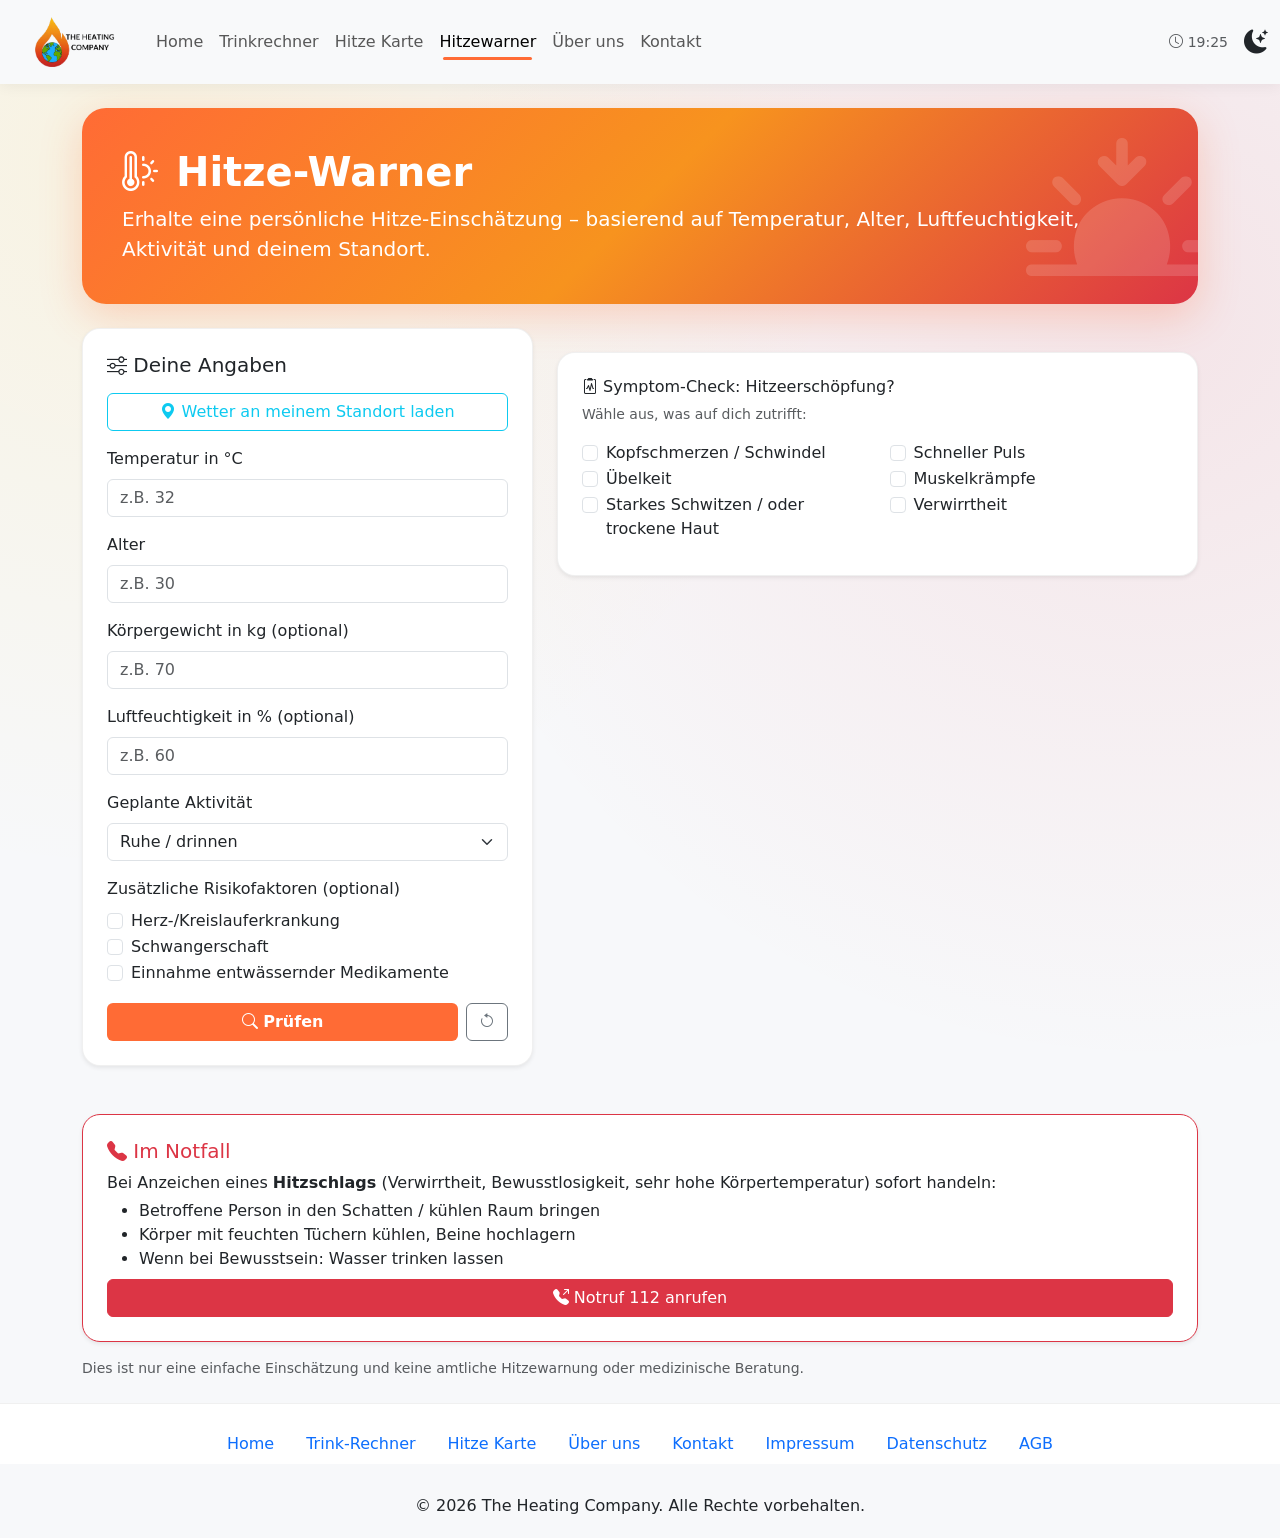
<file: hitzewarner.html>
<!DOCTYPE html>
<html lang="de">
<head>
  <meta charset="UTF-8">
  <meta name="viewport" content="width=device-width, initial-scale=1.0">
  <title>Hitze-Warner | The Heating Company</title>
  <link href="https://cdn.jsdelivr.net/npm/bootstrap@5.3.8/dist/css/bootstrap.min.css" rel="stylesheet">
  <link href="https://cdn.jsdelivr.net/npm/bootstrap-icons@1.11.3/font/bootstrap-icons.css" rel="stylesheet">
  <style>
    :root {
      --transition: 0.3s ease;
      --brand: #ff6b35;
      --brand-dark: #e85a24;
      --glass-bg: rgba(255,255,255,0.7);
      --card-bg: #ffffff;
    }
    * { scroll-behavior: smooth; }
    body {
      transition: background-color var(--transition), color var(--transition);
      min-height: 100vh;
      background:
        radial-gradient(circle at 10% 10%, rgba(255,193,7,0.10), transparent 40%),
        radial-gradient(circle at 90% 20%, rgba(220,53,69,0.10), transparent 45%),
        #f7f8fa;
      font-family: system-ui, -apple-system, "Segoe UI", Roboto, sans-serif;
    }

    /* ---------- Dark Mode ---------- */
    body.dark-mode {
      --glass-bg: rgba(40,40,40,0.7);
      --card-bg: #2a2a2a;
      background:
        radial-gradient(circle at 10% 10%, rgba(255,193,7,0.06), transparent 40%),
        radial-gradient(circle at 90% 20%, rgba(220,53,69,0.08), transparent 45%),
        #161616;
      color: #e0e0e0;
    }
    body.dark-mode .card,
    body.dark-mode .form-control,
    body.dark-mode .form-select,
    body.dark-mode .list-group-item {
      background-color: var(--card-bg);
      color: #e0e0e0;
      border-color: #444;
    }
    body.dark-mode .form-control::placeholder { color: #888; }
    body.dark-mode .navbar,
    body.dark-mode .bg-light,
    body.dark-mode .nav-foot { background-color: #1e1e1e !important; }
    body.dark-mode .nav-link,
    body.dark-mode .navbar-brand { color: #e0e0e0 !important; }
    body.dark-mode .text-muted { color: #9a9a9a !important; }
    body.dark-mode .info-tile { background: #242424; }

    /* ---------- Navbar ---------- */
    .navbar {
      backdrop-filter: blur(10px);
      box-shadow: 0 2px 14px rgba(0,0,0,0.06);
    }
    .navbar-brand img { transition: transform var(--transition); }
    .navbar-brand:hover img { transform: scale(1.05); }
    .nav-link { font-weight: 500; position: relative; }
    .nav-link.active::after {
      content: ""; position: absolute; left: 12px; right: 12px; bottom: 2px;
      height: 3px; border-radius: 3px; background: var(--brand);
    }

    /* ---------- Hero ---------- */
    .hero {
      background: linear-gradient(135deg, #ff6b35, #f7931e, #dc3545);
      color: #fff; border-radius: 24px; padding: 2.5rem;
      box-shadow: 0 12px 40px rgba(255,107,53,0.25);
      position: relative; overflow: hidden;
    }
    .hero::after {
      content: "\F5A6"; font-family: "bootstrap-icons";
      position: absolute; right: -20px; top: -30px;
      font-size: 12rem; opacity: 0.15;
    }
    .hero h1 { font-weight: 800; }

    /* ---------- Cards ---------- */
    .card {
      background: var(--card-bg);
      border: 1px solid rgba(0,0,0,0.06);
      border-radius: 18px;
      transition: transform var(--transition), box-shadow var(--transition);
    }
    .glass { background: var(--glass-bg); backdrop-filter: blur(8px); }

    .btn-brand {
      background: var(--brand); color: #fff; border: none; font-weight: 600;
      transition: all var(--transition);
    }
    .btn-brand:hover { background: var(--brand-dark); color: #fff; transform: translateY(-2px); }

    /* ---------- Heat Gauge ---------- */
    .heat-gauge {
      height: 26px; border-radius: 13px;
      background: linear-gradient(to right, #28a745, #ffc107, #fd7e14, #dc3545);
      position: relative; margin: 22px 0 6px;
    }
    .heat-gauge-marker {
      position: absolute; top: -7px; width: 6px; height: 40px;
      background: #111; border-radius: 3px; transform: translateX(-50%);
      transition: left 0.6s cubic-bezier(.34,1.56,.64,1);
      box-shadow: 0 0 6px rgba(0,0,0,0.5);
    }
    .heat-gauge-marker::after {
      content: attr(data-temp); position: absolute; top: -22px; left: 50%;
      transform: translateX(-50%); font-size: .7rem; font-weight: 700;
      background: #111; color: #fff; padding: 1px 6px; border-radius: 6px; white-space: nowrap;
    }
    body.dark-mode .heat-gauge-marker,
    body.dark-mode .heat-gauge-marker::after { background: #fff; }
    body.dark-mode .heat-gauge-marker::after { color: #111; }

    /* ---------- Result animation ---------- */
    .result-card { transition: all 0.4s ease; transform: translateY(14px); opacity: 0; }
    .result-card.show { transform: translateY(0); opacity: 1; }

    .water-icon { font-size: 2rem; color: #0dcaf0; }
    .theme-toggle { cursor: pointer; transition: transform var(--transition); }
    .theme-toggle:hover { transform: rotate(20deg) scale(1.15); }

    /* ---------- UV / Info tiles ---------- */
    .info-tile {
      background: #f1f3f5; border-radius: 14px; padding: 14px;
      text-align: center; height: 100%;
    }
    .info-tile .big { font-size: 1.6rem; font-weight: 700; }
    .info-tile .lbl { font-size: .75rem; text-transform: uppercase; letter-spacing: .5px; opacity: .7; }

    /* ---------- Symptom checklist ---------- */
    .symptom-item { cursor: pointer; }

    /* ---------- Footer ---------- */
    .nav-foot { background: #fff; padding-top: 20px; border-top: 1px solid rgba(0,0,0,0.06); }
    footer { margin-top: 10px; padding: 20px; }
    .fade-in { animation: fadeIn 0.5s ease; }
    @keyframes fadeIn { from { opacity: 0; transform: translateY(6px);} to { opacity: 1; transform: none;} }

    /* ---------- Progress ring (Trinkziel) ---------- */
    .ring-wrap { display:flex; align-items:center; gap:14px; }
    .ring { --p:0; width:70px; height:70px; border-radius:50%;
      background: conic-gradient(#0dcaf0 calc(var(--p)*1%), #dfe3e6 0);
      display:flex; align-items:center; justify-content:center; transition: --p .6s; }
    .ring::before { content:""; position:absolute; width:52px; height:52px; border-radius:50%; background: var(--card-bg); }
    .ring span { position:relative; font-weight:700; font-size:.85rem; }

    .badge-soft { background: rgba(255,107,53,.15); color: var(--brand); font-weight:600; }
  </style>
</head>

<body>
<!-- ===================== NAVBAR ===================== -->
<nav class="navbar navbar-expand-lg bg-light sticky-top">
  <div class="container-fluid">
    <a class="navbar-brand" href="./index.html">
      <img src="./img/heatingcomp_logo.png" alt="Logo" width="120" height="58">
    </a>
    <button class="navbar-toggler" type="button" data-bs-toggle="collapse" data-bs-target="#navbarNav" aria-controls="navbarNav" aria-expanded="false" aria-label="Toggle navigation">
      <span class="navbar-toggler-icon"></span>
    </button>
    <div class="collapse navbar-collapse" id="navbarNav">
      <ul class="navbar-nav">
        <li class="nav-item"><a class="nav-link" href="./index.html">Home</a></li>
        <li class="nav-item"><a class="nav-link" href="./trinkrechner.html">Trinkrechner</a></li>
        <li class="nav-item"><a class="nav-link" href="./heatmap.html">Hitze Karte</a></li>
        <li class="nav-item"><a class="nav-link active" aria-current="page" href="./hitzewarner.html">Hitzewarner</a></li>
        <li class="nav-item"><a class="nav-link" href="./about.html">Über uns</a></li>
        <li class="nav-item"><a class="nav-link" href="./contact.html">Kontakt</a></li>
      </ul>
      <div class="ms-auto d-flex align-items-center gap-3">
        <!-- FEATURE: Live-Uhr -->
        <span class="small text-muted d-none d-lg-inline" id="liveClock"></span>
        <!-- FEATURE: Dark-Mode-Umschalter -->
        <i class="bi bi-moon-stars-fill fs-4 theme-toggle" id="themeToggle" title="Dark Mode umschalten"></i>
      </div>
    </div>
  </div>
</nav>

<div class="container my-4">

  <!-- ===================== HERO ===================== -->
  <div class="hero mb-4 fade-in">
    <h1 class="mb-2"><i class="bi bi-thermometer-sun"></i> Hitze-Warner</h1>
    <p class="mb-0 fs-5">Erhalte eine persönliche Hitze-Einschätzung – basierend auf Temperatur, Alter, Luftfeuchtigkeit, Aktivität und deinem Standort.</p>
  </div>

  <div class="row g-4">
    <!-- ============ EINGABE ============ -->
    <div class="col-lg-5">
      <div class="card p-4 shadow-sm mb-4">
        <h5 class="mb-3"><i class="bi bi-sliders"></i> Deine Angaben</h5>

        <!-- FEATURE: Standort-Wetter -->
        <button class="btn btn-outline-info w-100 mb-3" id="geoBtn" onclick="ladeStandortWetter()">
          <i class="bi bi-geo-alt-fill"></i> Wetter an meinem Standort laden
        </button>
        <div class="small text-muted mb-3" id="ortAnzeige" style="display:none;"></div>

        <label class="form-label">Temperatur in °C</label>
        <input class="form-control mb-3" type="number" id="temperatur" placeholder="z.B. 32">

        <label class="form-label">Alter</label>
        <input class="form-control mb-3" type="number" id="alter" placeholder="z.B. 30">

        <label class="form-label">Körpergewicht in kg (optional)</label>
        <input class="form-control mb-3" type="number" id="gewicht" placeholder="z.B. 70">

        <label class="form-label">Luftfeuchtigkeit in % (optional)</label>
        <input class="form-control mb-3" type="number" id="feuchte" placeholder="z.B. 60" min="0" max="100">

        <label class="form-label">Geplante Aktivität</label>
        <select class="form-select mb-3" id="aktivitaet">
          <option value="ruhe">Ruhe / drinnen</option>
          <option value="leicht">Leichte Aktivität (Spaziergang)</option>
          <option value="mittel">Mittel (Radfahren, Gartenarbeit)</option>
          <option value="hoch">Intensiv (Sport, harte Arbeit)</option>
        </select>

        <!-- FEATURE: Risikogruppen -->
        <label class="form-label">Zusätzliche Risikofaktoren (optional)</label>
        <div class="mb-3">
          <div class="form-check"><input class="form-check-input risk" type="checkbox" id="r_herz"><label class="form-check-label" for="r_herz">Herz-/Kreislauferkrankung</label></div>
          <div class="form-check"><input class="form-check-input risk" type="checkbox" id="r_schwanger"><label class="form-check-label" for="r_schwanger">Schwangerschaft</label></div>
          <div class="form-check"><input class="form-check-input risk" type="checkbox" id="r_medik"><label class="form-check-label" for="r_medik">Einnahme entwässernder Medikamente</label></div>
        </div>

        <div class="d-flex gap-2">
          <button class="btn btn-brand flex-grow-1" onclick="pruefen()"><i class="bi bi-search"></i> Prüfen</button>
          <button class="btn btn-outline-secondary" onclick="reset()" title="Zurücksetzen"><i class="bi bi-arrow-counterclockwise"></i></button>
        </div>
      </div>
    </div>

    <!-- ============ ERGEBNIS ============ -->
    <div class="col-lg-7">
      <div class="card p-4 shadow-sm result-card d-none" id="ergebnisCard">
        <div id="ergebnis"></div>

        <!-- FEATURE: Hitze-Skala -->
        <div class="heat-gauge">
          <div class="heat-gauge-marker" id="gaugeMarker" data-temp="" style="left: 0%;"></div>
        </div>
        <div class="d-flex justify-content-between small text-muted">
          <span>15°C</span><span>25°C</span><span>35°C</span><span>45°C</span>
        </div>

        <!-- FEATURE: Info-Kacheln (gefühlte Temp, UV, Risiko-Score) -->
        <div class="row g-2 mt-3" id="infoTiles" style="display:none;">
          <div class="col-4"><div class="info-tile"><div class="lbl">Gefühlt</div><div class="big" id="tileGefuehlt">–</div></div></div>
          <div class="col-4"><div class="info-tile"><div class="lbl">Risiko-Score</div><div class="big" id="tileRisiko">–</div></div></div>
          <div class="col-4"><div class="info-tile"><div class="lbl">Nächste Kühlung</div><div class="big" id="tileZeit">–</div></div></div>
        </div>

        <!-- FEATURE: Trinkziel mit Fortschrittsring -->
        <div class="mt-3 p-3 rounded glass border" id="trinkBox" style="display:none;">
          <div class="ring-wrap">
            <div class="ring" id="trinkRing" style="position:relative;"><span id="ringLabel">0%</span></div>
            <div>
              <span class="water-icon"><i class="bi bi-droplet-fill"></i></span>
              <div id="trinkText" class="mt-1"></div>
              <div class="mt-2 d-flex gap-2 align-items-center">
                <button class="btn btn-sm btn-outline-info" onclick="glasTrinken()"><i class="bi bi-cup-straw"></i> +250 ml getrunken</button>
                <span class="small text-muted" id="trinkStand"></span>
                <button class="btn btn-sm btn-link text-danger p-0" onclick="trinkReset()">reset</button>
              </div>
            </div>
          </div>
        </div>

        <!-- FEATURE: Empfohlener Zeitplan -->
        <div class="mt-3" id="zeitplanBox" style="display:none;">
          <h6 class="mb-2"><i class="bi bi-calendar-check"></i> Empfehlung für heute</h6>
          <ul class="list-group list-group-flush" id="zeitplanListe"></ul>
        </div>
      </div>

      <!-- FEATURE: Symptom-Checker -->
      <div class="card p-4 shadow-sm mt-4">
        <h6 class="mb-2"><i class="bi bi-clipboard2-pulse"></i> Symptom-Check: Hitzeerschöpfung?</h6>
        <p class="small text-muted">Wähle aus, was auf dich zutrifft:</p>
        <div class="row">
          <div class="col-md-6">
            <div class="form-check symptom-item"><input class="form-check-input sym" type="checkbox" id="s1"><label class="form-check-label" for="s1">Kopfschmerzen / Schwindel</label></div>
            <div class="form-check symptom-item"><input class="form-check-input sym" type="checkbox" id="s2"><label class="form-check-label" for="s2">Übelkeit</label></div>
            <div class="form-check symptom-item"><input class="form-check-input sym" type="checkbox" id="s3"><label class="form-check-label" for="s3">Starkes Schwitzen / oder trockene Haut</label></div>
          </div>
          <div class="col-md-6">
            <div class="form-check symptom-item"><input class="form-check-input sym" type="checkbox" id="s4"><label class="form-check-label" for="s4">Schneller Puls</label></div>
            <div class="form-check symptom-item"><input class="form-check-input sym" type="checkbox" id="s5"><label class="form-check-label" for="s5">Muskelkrämpfe</label></div>
            <div class="form-check symptom-item"><input class="form-check-input sym" type="checkbox" id="s6"><label class="form-check-label" for="s6">Verwirrtheit</label></div>
          </div>
        </div>
        <div class="mt-2" id="symptomErgebnis"></div>
      </div>
    </div>
  </div>

  <!-- FEATURE: Verlauf -->
  <div class="card p-3 shadow-sm mt-4" id="verlaufCard" style="display:none;">
    <div class="d-flex justify-content-between align-items-center">
      <h5 class="mb-0"><i class="bi bi-clock-history"></i> Letzte Prüfungen</h5>
      <button class="btn btn-sm btn-outline-danger" onclick="verlaufLoeschen()">Verlauf löschen</button>
    </div>
    <ul class="list-group list-group-flush mt-2" id="verlaufListe"></ul>
  </div>

  <!-- FEATURE: Notfall-Hinweise -->
  <div class="card p-4 shadow-sm mt-4 border-danger">
    <h5 class="text-danger"><i class="bi bi-telephone-fill"></i> Im Notfall</h5>
    <p class="mb-1">Bei Anzeichen eines <strong>Hitzschlags</strong> (Verwirrtheit, Bewusstlosigkeit, sehr hohe Körpertemperatur) sofort handeln:</p>
    <ul class="mb-2">
      <li>Betroffene Person in den Schatten / kühlen Raum bringen</li>
      <li>Körper mit feuchten Tüchern kühlen, Beine hochlagern</li>
      <li>Wenn bei Bewusstsein: Wasser trinken lassen</li>
    </ul>
    <a href="tel:112" class="btn btn-danger"><i class="bi bi-telephone-outbound-fill"></i> Notruf 112 anrufen</a>
  </div>

  <small class="d-block mt-3 text-muted">
    Dies ist nur eine einfache Einschätzung und keine amtliche Hitzewarnung oder medizinische Beratung.
  </small>
</div>

<!-- ===================== FOOTER ===================== -->
<nav class="nav-foot">
  <ul class="nav justify-content-center flex-wrap">
    <li class="nav-item"><a class="nav-link" href="./index.html">Home</a></li>
    <li class="nav-item"><a class="nav-link" href="./trinkrechner.html">Trink-Rechner</a></li>
    <li class="nav-item"><a class="nav-link" href="./heatmap.html">Hitze Karte</a></li>
    <li class="nav-item"><a class="nav-link" href="./about.html">Über uns</a></li>
    <li class="nav-item"><a class="nav-link" href="./contact.html">Kontakt</a></li>
    <li class="nav-item"><a class="nav-link" href="./legal/impressum.html">Impressum</a></li>
    <li class="nav-item"><a class="nav-link" href="./legal/datenschutz.html">Datenschutz</a></li>
    <li class="nav-item"><a class="nav-link" href="./legal/agb.html">AGB</a></li>
  </ul>
</nav>
<footer class="text-center">
  <p class="mb-0">&copy; 2026 The Heating Company. Alle Rechte vorbehalten.</p>
</footer>

<!-- Back to top -->
<button class="btn btn-brand rounded-circle shadow" id="toTop" title="Nach oben"
  style="position:fixed;bottom:24px;right:24px;width:48px;height:48px;display:none;z-index:1000;">
  <i class="bi bi-arrow-up"></i>
</button>

<script src="https://cdn.jsdelivr.net/npm/bootstrap@5.3.8/dist/js/bootstrap.bundle.min.js"></script>
<script>
  /* ---------- Dark Mode ---------- */
  const themeToggle = document.getElementById("themeToggle");
  function applyTheme(mode) {
    if (mode === "dark") {
      document.body.classList.add("dark-mode");
      themeToggle.className = "bi bi-sun-fill fs-4 theme-toggle";
    } else {
      document.body.classList.remove("dark-mode");
      themeToggle.className = "bi bi-moon-stars-fill fs-4 theme-toggle";
    }
  }
  applyTheme(localStorage.getItem("theme") || "light");
  themeToggle.addEventListener("click", () => {
    const neu = document.body.classList.contains("dark-mode") ? "light" : "dark";
    localStorage.setItem("theme", neu);
    applyTheme(neu);
  });

  /* ---------- Live-Uhr ---------- */
  function tick() {
    document.getElementById("liveClock").innerHTML =
      '<i class="bi bi-clock"></i> ' + new Date().toLocaleTimeString("de-DE",{hour:'2-digit',minute:'2-digit'});
  }
  tick(); setInterval(tick, 10000);

  /* ---------- Back to top ---------- */
  const toTop = document.getElementById("toTop");
  window.addEventListener("scroll", () => toTop.style.display = window.scrollY > 300 ? "block" : "none");
  toTop.onclick = () => window.scrollTo({top:0, behavior:"smooth"});

  /* ---------- Eingaben speichern ---------- */
  ["temperatur","alter","gewicht","feuchte","aktivitaet"].forEach(id => {
    const el = document.getElementById(id);
    const g = localStorage.getItem("hw_"+id);
    if (g) el.value = g;
    el.addEventListener("input", () => localStorage.setItem("hw_"+id, el.value));
  });

  /* ---------- Hitzeindex ---------- */
  function hitzeindex(t, rh) {
    if (t < 27 || !rh) return t;
    const T=t, R=rh;
    let hi = -8.784695 + 1.61139411*T + 2.338549*R - 0.14611605*T*R
      - 0.012308094*T*T - 0.016424828*R*R + 0.002211732*T*T*R
      + 0.00072546*T*R*R - 0.000003582*T*T*R*R;
    return Math.round(hi);
  }

  /* ---------- Trinkempfehlung (jetzt auch gewichtsabhängig) ---------- */
  function trinkempfehlung(temp, aktivitaet, gewicht) {
    let basis = gewicht > 0 ? gewicht * 0.033 : 2.0; // 33 ml pro kg
    if (temp >= 25) basis += 0.5;
    if (temp >= 30) basis += 0.5;
    if (temp >= 35) basis += 0.7;
    const zuschlag = { ruhe:0, leicht:0.3, mittel:0.7, hoch:1.2 };
    basis += zuschlag[aktivitaet] || 0;
    return Math.max(1.5, basis);
  }

  /* ---------- Risiko-Score ---------- */
  function risikoScore(temp, alter, feuchte, aktivitaet) {
    let s = 0;
    if (temp >= 25) s += 1;
    if (temp >= 30) s += 2;
    if (temp >= 35) s += 3;
    if (temp >= 40) s += 3;
    const gef = hitzeindex(temp, feuchte);
    if (gef > temp + 3) s += 2;
    if (alter < 6 || alter >= 65) s += 2;
    if (alter < 18 && alter >= 6) s += 1;
    if (aktivitaet === "mittel") s += 1;
    if (aktivitaet === "hoch") s += 2;
    if (document.getElementById("r_herz").checked) s += 2;
    if (document.getElementById("r_schwanger").checked) s += 2;
    if (document.getElementById("r_medik").checked) s += 2;
    return s;
  }

  /* ---------- Standort-Wetter (Open-Meteo, kein Key) ---------- */
  async function ladeStandortWetter() {
    const btn = document.getElementById("geoBtn");
    if (!navigator.geolocation) { alert("Geolocation wird nicht unterstützt."); return; }
    btn.disabled = true;
    btn.innerHTML = '<span class="spinner-border spinner-border-sm"></span> Lade Standort...';
    navigator.geolocation.getCurrentPosition(async (pos) => {
      try {
        const { latitude, longitude } = pos.coords;
        const url = `https://api.open-meteo.com/v1/forecast?latitude=${latitude}&longitude=${longitude}&current=temperature_2m,relative_humidity_2m,apparent_temperature`;
        const res = await fetch(url);
        const data = await res.json();
        document.getElementById("temperatur").value = Math.round(data.current.temperature_2m);
        document.getElementById("feuchte").value = data.current.relative_humidity_2m;
        localStorage.setItem("hw_temperatur", document.getElementById("temperatur").value);
        localStorage.setItem("hw_feuchte", document.getElementById("feuchte").value);
        // Ort per Reverse-Geocoding
        try {
          const geo = await fetch(`https://nominatim.openstreetmap.org/reverse?lat=${latitude}&lon=${longitude}&format=json`).then(r=>r.json());
          const ort = geo.address?.city || geo.address?.town || geo.address?.village || geo.address?.county || "deinem Standort";
          const oa = document.getElementById("ortAnzeige");
          oa.style.display = "block";
          oa.innerHTML = `<i class="bi bi-pin-map"></i> Aktuell in <strong>${ort}</strong>: ${Math.round(data.current.temperature_2m)}°C, ${data.current.relative_humidity_2m}% Luftfeuchte`;
        } catch(_) {}
        btn.innerHTML = '<i class="bi bi-check-circle-fill text-success"></i> Wetter geladen!';
        pruefen();
      } catch (e) {
        btn.innerHTML = '<i class="bi bi-exclamation-triangle"></i> Fehler beim Laden';
      }
      setTimeout(() => {
        btn.disabled = false;
        btn.innerHTML = '<i class="bi bi-geo-alt-fill"></i> Wetter an meinem Standort laden';
      }, 2500);
    }, () => {
      btn.disabled = false;
      btn.innerHTML = '<i class="bi bi-geo-alt-fill"></i> Standort abgelehnt – erneut versuchen';
    });
  }

  /* ---------- Gauge ---------- */
  function updateGauge(temp) {
    const min=15, max=45;
    let pct = Math.max(0, Math.min(100, ((temp-min)/(max-min))*100));
    const m = document.getElementById("gaugeMarker");
    m.style.left = pct + "%";
    m.setAttribute("data-temp", temp + "°C");
  }

  /* ---------- Verlauf ---------- */
  function verlaufSpeichern(e) {
    let v = JSON.parse(localStorage.getItem("hw_verlauf") || "[]");
    v.unshift(e); v = v.slice(0,5);
    localStorage.setItem("hw_verlauf", JSON.stringify(v));
    verlaufAnzeigen();
  }
  function verlaufAnzeigen() {
    const v = JSON.parse(localStorage.getItem("hw_verlauf") || "[]");
    const card = document.getElementById("verlaufCard");
    const liste = document.getElementById("verlaufListe");
    if (!v.length) { card.style.display="none"; return; }
    card.style.display="block";
    liste.innerHTML = v.map(e =>
      `<li class="list-group-item d-flex justify-content-between align-items-center bg-transparent">
        <span><i class="bi bi-thermometer-half"></i> ${e.zeit} – ${e.temp}°C</span>
        <span class="badge ${e.badge}">${e.stufe}</span>
      </li>`).join("");
  }
  function verlaufLoeschen(){ localStorage.removeItem("hw_verlauf"); verlaufAnzeigen(); }
  verlaufAnzeigen();

  /* ---------- Trinkziel-Tracker ---------- */
  let trinkZiel = 2.0;
  function updateTrinkRing() {
    const getrunken = parseFloat(localStorage.getItem("hw_getrunken") || "0");
    const pct = Math.min(100, Math.round((getrunken/trinkZiel)*100));
    const ring = document.getElementById("trinkRing");
    ring.style.background = `conic-gradient(#0dcaf0 ${pct}%, #dfe3e6 0)`;
    document.getElementById("ringLabel").textContent = pct + "%";
    document.getElementById("trinkStand").textContent = `${getrunken.toFixed(2)} / ${trinkZiel.toFixed(1)} L`;
  }
  function glasTrinken() {
    let g = parseFloat(localStorage.getItem("hw_getrunken") || "0") + 0.25;
    localStorage.setItem("hw_getrunken", g);
    updateTrinkRing();
  }
  function trinkReset(){ localStorage.setItem("hw_getrunken","0"); updateTrinkRing(); }

  /* ---------- Symptom-Checker ---------- */
  document.querySelectorAll(".sym").forEach(el => el.addEventListener("change", symptomCheck));
  function symptomCheck() {
    const n = document.querySelectorAll(".sym:checked").length;
    const box = document.getElementById("symptomErgebnis");
    const verwirrt = document.getElementById("s6").checked;
    if (n === 0) { box.innerHTML=""; return; }
    if (verwirrt || n >= 4) {
      box.innerHTML = '<div class="alert alert-danger mb-0"><i class="bi bi-exclamation-octagon-fill"></i> <strong>Warnzeichen für Hitzschlag!</strong> Sofort kühlen und ggf. Notruf 112.</div>';
    } else if (n >= 2) {
      box.innerHTML = '<div class="alert alert-warning mb-0"><i class="bi bi-exclamation-triangle-fill"></i> Mögliche Hitzeerschöpfung. In den Schatten, hinlegen, trinken.</div>';
    } else {
      box.innerHTML = '<div class="alert alert-info mb-0"><i class="bi bi-info-circle"></i> Beobachte dich. Trinke und suche kühle Orte auf.</div>';
    }
  }

  /* ---------- Reset ---------- */
  function reset() {
    ["temperatur","alter","gewicht","feuchte"].forEach(id => document.getElementById(id).value="");
    document.getElementById("aktivitaet").value="ruhe";
    document.querySelectorAll(".risk").forEach(c=>c.checked=false);
    ["hw_temperatur","hw_alter","hw_gewicht","hw_feuchte","hw_aktivitaet"].forEach(k=>localStorage.removeItem(k));
    document.getElementById("ergebnisCard").classList.add("d-none");
    document.getElementById("ergebnisCard").classList.remove("show");
    document.getElementById("ortAnzeige").style.display="none";
  }

  /* ---------- Hauptfunktion ---------- */
  function pruefen() {
    const temperatur = Number(document.getElementById("temperatur").value);
    const alter = Number(document.getElementById("alter").value);
    const gewicht = Number(document.getElementById("gewicht").value);
    const feuchte = Number(document.getElementById("feuchte").value);
    const aktivitaet = document.getElementById("aktivitaet").value;
    const ergebnisCard = document.getElementById("ergebnisCard");
    const ergebnis = document.getElementById("ergebnis");

    const showCard = () => { ergebnisCard.classList.remove("d-none"); setTimeout(()=>ergebnisCard.classList.add("show"),10); };

    if (document.getElementById("temperatur").value==="" || document.getElementById("alter").value==="") {
      showCard();
      ergebnis.innerHTML = '<div class="alert alert-danger mb-0"><i class="bi bi-exclamation-circle"></i> Bitte Temperatur und Alter ausfüllen.</div>';
      return;
    }
    if (alter <= 0 || alter > 120) {
      showCard();
      ergebnis.innerHTML = '<div class="alert alert-danger mb-0">Bitte ein realistisches Alter eingeben.</div>';
      return;
    }

    let stufe, tipp, farbe, badge, icon;
    if (temperatur < 25) { stufe="Keine Warnung"; farbe="alert-success"; badge="bg-success"; icon="bi-emoji-smile"; tipp="Genieße den Tag und trinke regelmäßig."; }
    else if (temperatur < 30) { stufe="Es ist warm"; farbe="alert-warning"; badge="bg-warning text-dark"; icon="bi-thermometer-half"; tipp="Trinke genug und mache Pausen im Schatten."; }
    else if (temperatur < 35) { stufe="Hitzewarnung"; farbe="alert-danger"; badge="bg-danger"; icon="bi-thermometer-high"; tipp="Meide die Mittagssonne und nimm Wasser mit."; }
    else { stufe="Extreme Hitze"; farbe="alert-danger"; badge="bg-danger"; icon="bi-fire"; tipp="Bleibe an einem kühlen Ort und vermeide Anstrengung."; }

    if (alter < 18 && temperatur >= 25) tipp += " Kinder brauchen Kopfbedeckung und häufige Trinkpausen.";
    if (alter >= 65 && temperatur >= 25) tipp += " Ältere Menschen sollten auch ohne Durst trinken und die Wohnung kühl halten.";
    if (aktivitaet === "hoch" && temperatur >= 28) tipp += " ⚠️ Intensive Aktivität nicht empfohlen – Sport auf morgens/abends verschieben.";
    else if (aktivitaet === "mittel" && temperatur >= 32) tipp += " Lege häufige Pausen ein.";

    ergebnis.innerHTML =
      `<div class="alert ${farbe} mb-0 fade-in">
         <h4 class="mb-1"><i class="bi ${icon}"></i> ${stufe}</h4>
         <p class="mb-0">${tipp}</p>
       </div>`;

    updateGauge(temperatur);

    // Info-Kacheln
    const gef = hitzeindex(temperatur, feuchte);
    const score = risikoScore(temperatur, alter, feuchte, aktivitaet);
    let scoreTxt = score<=3 ? "Niedrig" : score<=6 ? "Mittel" : score<=9 ? "Hoch" : "Sehr hoch";
    let scoreColor = score<=3 ? "#28a745" : score<=6 ? "#fd7e14" : "#dc3545";
    document.getElementById("infoTiles").style.display="flex";
    document.getElementById("tileGefuehlt").textContent = (feuchte && temperatur>=27) ? gef+"°C" : temperatur+"°C";
    const tRis = document.getElementById("tileRisiko");
    tRis.textContent = scoreTxt; tRis.style.color = scoreColor;
    document.getElementById("tileZeit").textContent = temperatur>=30 ? "11–17 Uhr" : "–";

    // Trinkziel
    trinkZiel = trinkempfehlung(temperatur, aktivitaet, gewicht);
    document.getElementById("trinkBox").style.display="block";
    document.getElementById("trinkText").innerHTML =
      `<strong>Trinkziel heute: ca. ${trinkZiel.toFixed(1)} L Wasser</strong>` +
      (gewicht>0 ? `<div class="small text-muted">basierend auf ${gewicht} kg Körpergewicht</div>` : "");
    updateTrinkRing();

    // Zeitplan
    const zBox = document.getElementById("zeitplanBox");
    const zListe = document.getElementById("zeitplanListe");
    let plan = [];
    if (temperatur >= 25) {
      plan.push(["bi-sunrise","Vor 10 Uhr","Aktivitäten & Lüften erledigen, solange es kühl ist"]);
      plan.push(["bi-house-door","11–17 Uhr","Drinnen bleiben, Fenster/Rollos geschlossen halten"]);
      plan.push(["bi-droplet","Ganztags",`Alle 1–2 Std. trinken (Ziel ${trinkZiel.toFixed(1)} L)`]);
      plan.push(["bi-sunset","Nach 19 Uhr","Kühlere Zeit für Sport & Besorgungen nutzen"]);
      if (temperatur >= 35) plan.push(["bi-snow","Bei Bedarf","Kühle Dusche / feuchte Tücher gegen Überhitzung"]);
      zBox.style.display="block";
      zListe.innerHTML = plan.map(p =>
        `<li class="list-group-item bg-transparent d-flex gap-2 align-items-start">
          <i class="bi ${p[0]} fs-5 text-warning"></i>
          <div><strong>${p[1]}</strong><div class="small text-muted">${p[2]}</div></div>
        </li>`).join("");
    } else { zBox.style.display="none"; }

    showCard();

    verlaufSpeichern({
      zeit: new Date().toLocaleTimeString("de-DE",{hour:'2-digit',minute:'2-digit'}),
      temp: temperatur, stufe, badge
    });
  }

  /* ---------- Enter-Taste ---------- */
  document.querySelectorAll("#temperatur,#alter,#gewicht,#feuchte").forEach(el =>
    el.addEventListener("keypress", e => { if(e.key==="Enter") pruefen(); }));
</script>
</body>
</html>
</file>
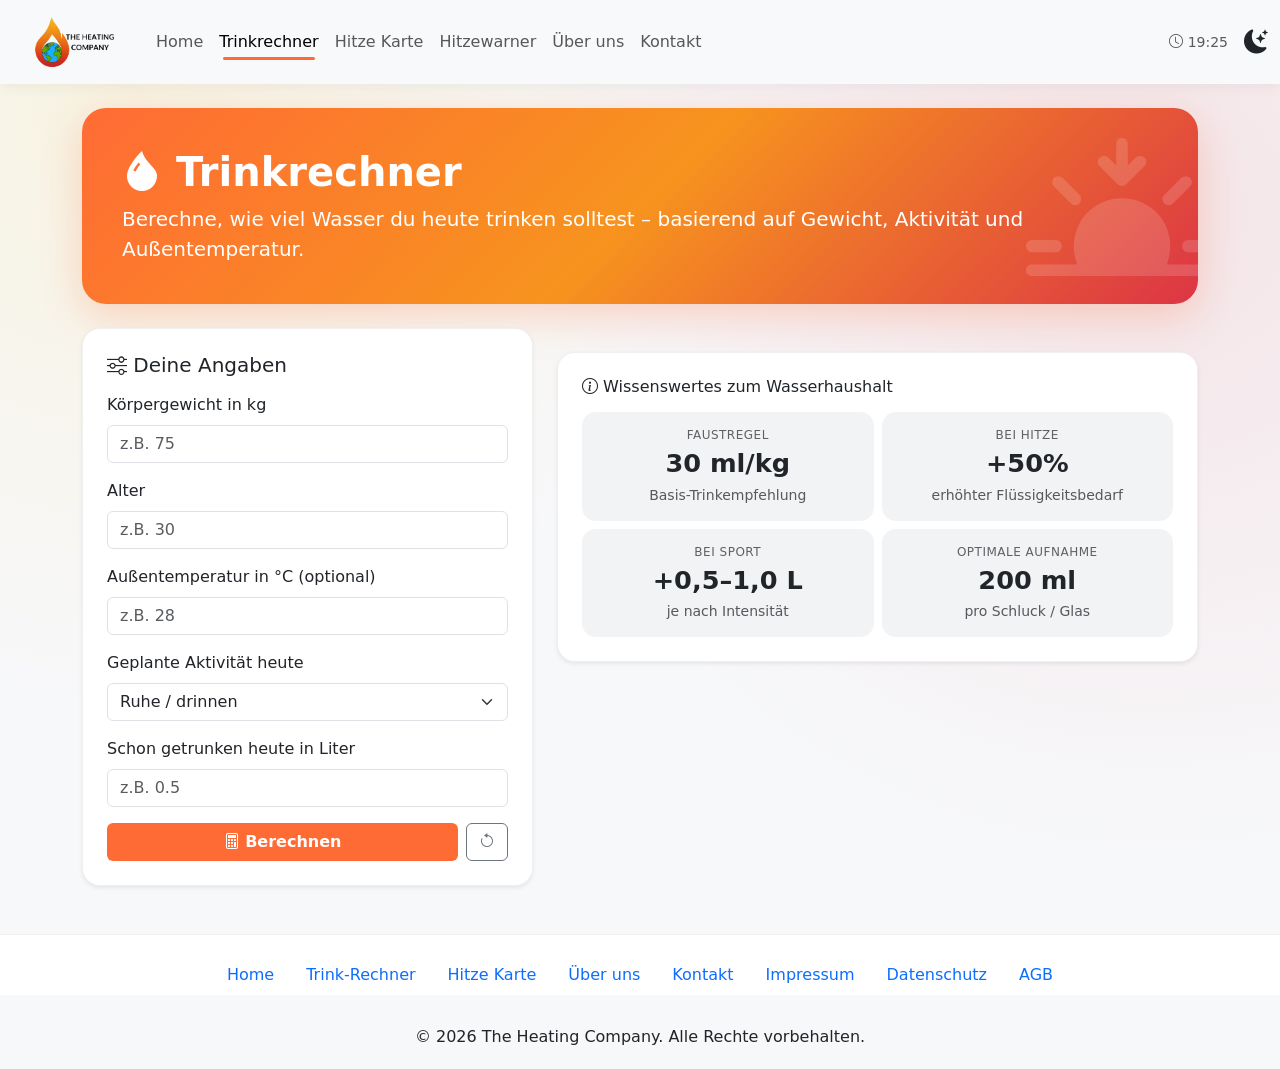
<file: trinkrechner.html>
<!DOCTYPE html>
<html lang="de">
<head>
    <meta charset="UTF-8">
    <meta name="viewport" content="width=device-width, initial-scale=1.0">
    <title>Trinkrechner | The Heating Company</title>
    <link href="https://cdn.jsdelivr.net/npm/bootstrap@5.3.8/dist/css/bootstrap.min.css" rel="stylesheet">
    <link href="https://cdn.jsdelivr.net/npm/bootstrap-icons@1.11.3/font/bootstrap-icons.css" rel="stylesheet">
    <style>
:root {
    --transition: 0.3s ease;
    --brand: #ff6b35;
    --brand-dark: #e85a24;
    --glass-bg: rgba(255,255,255,0.7);
    --card-bg: #ffffff;
}
* { scroll-behavior: smooth; }
body {
    transition: background-color var(--transition), color var(--transition);
    min-height: 100vh;
    background:
        radial-gradient(circle at 10% 10%, rgba(255,193,7,0.10), transparent 40%),
        radial-gradient(circle at 90% 20%, rgba(220,53,69,0.10), transparent 45%),
        #f7f8fa;
    font-family: system-ui, -apple-system, "Segoe UI", Roboto, sans-serif;
}

/* ---------- Dark Mode ---------- */
body.dark-mode {
    --glass-bg: rgba(40,40,40,0.7);
    --card-bg: #2a2a2a;
    background:
        radial-gradient(circle at 10% 10%, rgba(255,193,7,0.06), transparent 40%),
        radial-gradient(circle at 90% 20%, rgba(220,53,69,0.08), transparent 45%),
        #161616;
    color: #e0e0e0;
}
body.dark-mode .card,
body.dark-mode .form-control,
body.dark-mode .form-select,
body.dark-mode .list-group-item {
    background-color: var(--card-bg);
    color: #e0e0e0;
    border-color: #444;
}
body.dark-mode .form-control::placeholder { color: #888; }
body.dark-mode .navbar,
body.dark-mode .bg-light,
body.dark-mode .nav-foot { background-color: #1e1e1e !important; }
body.dark-mode .nav-link,
body.dark-mode .navbar-brand { color: #e0e0e0 !important; }
body.dark-mode .text-muted { color: #9a9a9a !important; }
body.dark-mode .info-tile { background: #242424; }

/* ---------- Navbar ---------- */
.navbar {
    backdrop-filter: blur(10px);
    box-shadow: 0 2px 14px rgba(0,0,0,0.06);
}
.navbar-brand img { transition: transform var(--transition); }
.navbar-brand:hover img { transform: scale(1.05); }
.nav-link { font-weight: 500; position: relative; }
.nav-link.active::after {
    content: ""; position: absolute; left: 12px; right: 12px; bottom: 2px;
    height: 3px; border-radius: 3px; background: var(--brand);
}

/* ---------- Hero ---------- */
.hero {
    background: linear-gradient(135deg, #ff6b35, #f7931e, #dc3545);
    color: #fff; border-radius: 24px; padding: 2.5rem;
    box-shadow: 0 12px 40px rgba(255,107,53,0.25);
    position: relative; overflow: hidden;
}
.hero::after {
    content: "\F5A6"; font-family: "bootstrap-icons";
    position: absolute; right: -20px; top: -30px;
    font-size: 12rem; opacity: 0.15;
}
.hero h1 { font-weight: 800; }

/* ---------- Cards ---------- */
.card {
    background: var(--card-bg);
    border: 1px solid rgba(0,0,0,0.06);
    border-radius: 18px;
    transition: transform var(--transition), box-shadow var(--transition);
}
.glass { background: var(--glass-bg); backdrop-filter: blur(8px); }

.btn-brand {
    background: var(--brand); color: #fff; border: none; font-weight: 600;
    transition: all var(--transition);
}
.btn-brand:hover { background: var(--brand-dark); color: #fff; transform: translateY(-2px); }

/* ---------- Heat Gauge ---------- */
.heat-gauge {
    height: 26px; border-radius: 13px;
    background: linear-gradient(to right, #28a745, #ffc107, #fd7e14, #dc3545);
    position: relative; margin: 22px 0 6px;
}
.heat-gauge-marker {
    position: absolute; top: -7px; width: 6px; height: 40px;
    background: #111; border-radius: 3px; transform: translateX(-50%);
    transition: left 0.6s cubic-bezier(.34,1.56,.64,1);
    box-shadow: 0 0 6px rgba(0,0,0,0.5);
}
.heat-gauge-marker::after {
    content: attr(data-temp); position: absolute; top: -22px; left: 50%;
    transform: translateX(-50%); font-size: .7rem; font-weight: 700;
    background: #111; color: #fff; padding: 1px 6px; border-radius: 6px; white-space: nowrap;
}
body.dark-mode .heat-gauge-marker,
body.dark-mode .heat-gauge-marker::after { background: #fff; }
body.dark-mode .heat-gauge-marker::after { color: #111; }

/* ---------- Result animation ---------- */
.result-card { transition: all 0.4s ease; transform: translateY(14px); opacity: 0; }
.result-card.show { transform: translateY(0); opacity: 1; }

.water-icon { font-size: 2rem; color: #0dcaf0; }
.theme-toggle { cursor: pointer; transition: transform var(--transition); }
.theme-toggle:hover { transform: rotate(20deg) scale(1.15); }

/* ---------- UV / Info tiles ---------- */
.info-tile {
    background: #f1f3f5; border-radius: 14px; padding: 14px;
    text-align: center; height: 100%;
}
.info-tile .big { font-size: 1.6rem; font-weight: 700; }
.info-tile .lbl { font-size: .75rem; text-transform: uppercase; letter-spacing: .5px; opacity: .7; }

/* ---------- Footer ---------- */
.nav-foot { background: #fff; padding-top: 20px; border-top: 1px solid rgba(0,0,0,0.06); }
footer { margin-top: 10px; padding: 20px; }
.fade-in { animation: fadeIn 0.5s ease; }
@keyframes fadeIn { from { opacity: 0; transform: translateY(6px);} to { opacity: 1; transform: none;} }

/* ---------- Progress ring ---------- */
.ring-wrap { display:flex; align-items:center; gap:14px; }
.ring { --p:0; width:70px; height:70px; border-radius:50%;
    background: conic-gradient(#0dcaf0 calc(var(--p)*1%), #dfe3e6 0);
    display:flex; align-items:center; justify-content:center; transition: --p .6s; }
.ring::before { content:""; position:absolute; width:52px; height:52px; border-radius:50%; background: var(--card-bg); }
.ring span { position:relative; font-weight:700; font-size:.85rem; }

.badge-soft { background: rgba(255,107,53,.15); color: var(--brand); font-weight:600; }
    </style>
</head>

<body>
<!-- ===================== NAVBAR ===================== -->
<nav class="navbar navbar-expand-lg bg-light sticky-top">
    <div class="container-fluid">
        <a class="navbar-brand" href="./index.html">
            <img src="./img/heatingcomp_logo.png" alt="Logo" width="120" height="58">
        </a>
        <button class="navbar-toggler" type="button" data-bs-toggle="collapse" data-bs-target="#navbarNav" aria-controls="navbarNav" aria-expanded="false" aria-label="Toggle navigation">
            <span class="navbar-toggler-icon"></span>
        </button>
        <div class="collapse navbar-collapse" id="navbarNav">
            <ul class="navbar-nav">
                <li class="nav-item"><a class="nav-link" href="./index.html">Home</a></li>
                <li class="nav-item"><a class="nav-link active" aria-current="page" href="./trinkrechner.html">Trinkrechner</a></li>
                <li class="nav-item"><a class="nav-link" href="./heatmap.html">Hitze Karte</a></li>
                <li class="nav-item"><a class="nav-link" href="./hitzewarner.html">Hitzewarner</a></li>
                <li class="nav-item"><a class="nav-link" href="./about.html">Über uns</a></li>
                <li class="nav-item"><a class="nav-link" href="./contact.html">Kontakt</a></li>
            </ul>
            <div class="ms-auto d-flex align-items-center gap-3">
                <span class="small text-muted d-none d-lg-inline" id="liveClock"></span>
                <i class="bi bi-moon-stars-fill fs-4 theme-toggle" id="themeToggle" title="Dark Mode umschalten"></i>
            </div>
        </div>
    </div>
</nav>

<div class="container my-4">

<!-- ===================== HERO ===================== -->
<div class="hero mb-4 fade-in">
    <h1 class="mb-2"><i class="bi bi-droplet-fill"></i> Trinkrechner</h1>
    <p class="mb-0 fs-5">Berechne, wie viel Wasser du heute trinken solltest – basierend auf Gewicht, Aktivität und Außentemperatur.</p>
</div>

<div class="row g-4">
<!-- ============ EINGABE ============ -->
<div class="col-lg-5">
    <div class="card p-4 shadow-sm mb-4">
        <h5 class="mb-3"><i class="bi bi-sliders"></i> Deine Angaben</h5>

        <label class="form-label">Körpergewicht in kg</label>
        <input class="form-control mb-3" type="number" id="gewicht" placeholder="z.B. 75">

        <label class="form-label">Alter</label>
        <input class="form-control mb-3" type="number" id="alter" placeholder="z.B. 30">

        <label class="form-label">Außentemperatur in °C (optional)</label>
        <input class="form-control mb-3" type="number" id="temperatur" placeholder="z.B. 28">

        <label class="form-label">Geplante Aktivität heute</label>
        <select class="form-select mb-3" id="aktivitaet">
            <option value="ruhe">Ruhe / drinnen</option>
            <option value="leicht">Leichte Aktivität (Spaziergang)</option>
            <option value="mittel">Mittel (Radfahren, Gartenarbeit)</option>
            <option value="hoch">Intensiv (Sport, harte Arbeit)</option>
        </select>

        <label class="form-label">Schon getrunken heute in Liter</label>
        <input class="form-control mb-3" type="number" id="getrunken" placeholder="z.B. 0.5" step="0.1">

        <div class="d-flex gap-2">
            <button class="btn btn-brand flex-grow-1" onclick="berechnen()"><i class="bi bi-calculator"></i> Berechnen</button>
            <button class="btn btn-outline-secondary" onclick="reset()" title="Zurücksetzen"><i class="bi bi-arrow-counterclockwise"></i></button>
        </div>
    </div>
</div>

<!-- ============ ERGEBNIS ============ -->
<div class="col-lg-7">
    <div class="card p-4 shadow-sm result-card d-none" id="ergebnisCard">
        <div id="ergebnis"></div>

        <!-- Hitze-Skala -->
        <div class="heat-gauge" id="gauge" style="display:none;">
            <div class="heat-gauge-marker" id="gaugeMarker" data-temp="" style="left: 0%;"></div>
        </div>
        <div class="d-flex justify-content-between small text-muted" id="gaugeLabels" style="display:none;">
            <span>15°C</span><span>25°C</span><span>35°C</span><span>45°C</span>
        </div>

        <!-- Info-Kacheln -->
        <div class="row g-2 mt-3" id="infoTiles" style="display:none;">
            <div class="col-4"><div class="info-tile"><div class="lbl">Dein Gewicht</div><div class="big" id="tileGewicht">–</div></div></div>
            <div class="col-4"><div class="info-tile"><div class="lbl">Aktivitätsfaktor</div><div class="big" id="tileAktivitaet">–</div></div></div>
            <div class="col-4"><div class="info-tile"><div class="lbl">Temperatur-Bonus</div><div class="big" id="tileTemp">–</div></div></div>
        </div>

        <!-- Trinkziel mit Fortschrittsring -->
        <div class="mt-4 p-3 rounded glass border" id="trinkBox" style="display:none;">
            <div class="ring-wrap">
                <div class="ring" id="trinkRing" style="position:relative;"><span id="ringLabel">0%</span></div>
                <div>
                    <span class="water-icon"><i class="bi bi-droplet-fill"></i></span>
                    <div id="trinkText" class="mt-2 fw-bold"></div>
                    <div class="mt-3 d-flex gap-2 align-items-center flex-wrap">
                        <button class="btn btn-sm btn-outline-info" onclick="glasTrinken()"><i class="bi bi-cup-straw"></i> +250 ml</button>
                        <span class="small text-muted" id="trinkStand"></span>
                        <button class="btn btn-sm btn-link text-danger p-0" onclick="trinkReset()">reset</button>
                    </div>
                </div>
            </div>
        </div>

        <!-- Trink-Tipps -->
        <div class="mt-3" id="tippBox" style="display:none;">
            <h6 class="mb-2"><i class="bi bi-lightbulb"></i> Trink-Tipps</h6>
            <ul class="list-group list-group-flush" id="tippListe"></ul>
        </div>
    </div>

    <!-- Wasserhaushalt Info -->
    <div class="card p-4 shadow-sm mt-4">
        <h6 class="mb-3"><i class="bi bi-info-circle"></i> Wissenswertes zum Wasserhaushalt</h6>
        <div class="row g-2">
            <div class="col-md-6">
                <div class="info-tile">
                    <div class="lbl">Faustregel</div>
                    <div class="big">30 ml/kg</div>
                    <small class="text-muted">Basis-Trinkempfehlung</small>
                </div>
            </div>
            <div class="col-md-6">
                <div class="info-tile">
                    <div class="lbl">Bei Hitze</div>
                    <div class="big">+50%</div>
                    <small class="text-muted">erhöhter Flüssigkeitsbedarf</small>
                </div>
            </div>
            <div class="col-md-6">
                <div class="info-tile">
                    <div class="lbl">Bei Sport</div>
                    <div class="big">+0,5–1,0 L</div>
                    <small class="text-muted">je nach Intensität</small>
                </div>
            </div>
            <div class="col-md-6">
                <div class="info-tile">
                    <div class="lbl">Optimale Aufnahme</div>
                    <div class="big">200 ml</div>
                    <small class="text-muted">pro Schluck / Glas</small>
                </div>
            </div>
        </div>
    </div>

    <!-- Verlauf -->
    <div class="card p-3 shadow-sm mt-4" id="verlaufCard" style="display:none;">
        <div class="d-flex justify-content-between align-items-center">
            <h5 class="mb-0"><i class="bi bi-clock-history"></i> Letzte Berechnungen</h5>
            <button class="btn btn-sm btn-outline-danger" onclick="verlaufLoeschen()">Löschen</button>
        </div>
        <ul class="list-group list-group-flush mt-2" id="verlaufListe"></ul>
    </div>
</div>
</div>

</div>

<!-- ===================== FOOTER ===================== -->
<nav class="nav-foot">
    <ul class="nav justify-content-center flex-wrap">
        <li class="nav-item"><a class="nav-link" href="./index.html">Home</a></li>
        <li class="nav-item"><a class="nav-link" href="./trinkrechner.html">Trink-Rechner</a></li>
        <li class="nav-item"><a class="nav-link" href="./heatmap.html">Hitze Karte</a></li>
        <li class="nav-item"><a class="nav-link" href="./about.html">Über uns</a></li>
        <li class="nav-item"><a class="nav-link" href="./contact.html">Kontakt</a></li>
        <li class="nav-item"><a class="nav-link" href="./legal/impressum.html">Impressum</a></li>
        <li class="nav-item"><a class="nav-link" href="./legal/datenschutz.html">Datenschutz</a></li>
        <li class="nav-item"><a class="nav-link" href="./legal/agb.html">AGB</a></li>
    </ul>
</nav>
<footer class="text-center">
    <p class="mb-0">&copy; 2026 The Heating Company. Alle Rechte vorbehalten.</p>
</footer>

<!-- Back to top -->
<button class="btn btn-brand rounded-circle shadow" id="toTop" title="Nach oben"
    style="position:fixed;bottom:24px;right:24px;width:48px;height:48px;display:none;z-index:1000;">
    <i class="bi bi-arrow-up"></i>
</button>

<script src="https://cdn.jsdelivr.net/npm/bootstrap@5.3.8/dist/js/bootstrap.bundle.min.js"></script>
<script>
/* ---------- Dark Mode ---------- */
const themeToggle = document.getElementById("themeToggle");
function applyTheme(mode) {
    if (mode === "dark") {
        document.body.classList.add("dark-mode");
        themeToggle.className = "bi bi-sun-fill fs-4 theme-toggle";
    } else {
        document.body.classList.remove("dark-mode");
        themeToggle.className = "bi bi-moon-stars-fill fs-4 theme-toggle";
    }
}
applyTheme(localStorage.getItem("theme") || "light");
themeToggle.addEventListener("click", () => {
    const neu = document.body.classList.contains("dark-mode") ? "light" : "dark";
    localStorage.setItem("theme", neu);
    applyTheme(neu);
});

/* ---------- Live-Uhr ---------- */
function tick() {
    document.getElementById("liveClock").innerHTML =
        '<i class="bi bi-clock"></i> ' + new Date().toLocaleTimeString("de-DE",{hour:'2-digit',minute:'2-digit'});
}
tick(); setInterval(tick, 10000);

/* ---------- Back to top ---------- */
const toTop = document.getElementById("toTop");
window.addEventListener("scroll", () => toTop.style.display = window.scrollY > 300 ? "block" : "none");
toTop.onclick = () => window.scrollTo({top:0, behavior:"smooth"});

/* ---------- Eingaben speichern ---------- */
["gewicht","alter","temperatur","aktivitaet"].forEach(id => {
    const el = document.getElementById(id);
    const g = localStorage.getItem("tr_"+id);
    if (g) el.value = g;
    el.addEventListener("input", () => localStorage.setItem("tr_"+id, el.value));
});

/* ---------- Trinkempfehlung berechnen ---------- */
function berechne_trinkziel(gewicht, aktivitaet, temperatur) {
    // Basis: 30 ml pro kg
    let basis = gewicht * 0.030;
    
    // Aktivitäts-Zuschlag
    const zuschlag_aktivitaet = {
        "ruhe": 0,
        "leicht": 0.3,
        "mittel": 0.7,
        "hoch": 1.2
    };
    basis += zuschlag_aktivitaet[aktivitaet] || 0;
    
    // Temperatur-Zuschlag
    if (temperatur >= 25) basis += 0.5;
    if (temperatur >= 30) basis += 0.5;
    if (temperatur >= 35) basis += 0.7;
    
    return Math.max(1.5, Math.round(basis * 2) / 2); // auf 0,5 runden
}

/* ---------- Gauge Update ---------- */
function updateGauge(temp) {
    if (!temp) return;
    const min=15, max=45;
    let pct = Math.max(0, Math.min(100, ((temp-min)/(max-min))*100));
    const m = document.getElementById("gaugeMarker");
    m.style.left = pct + "%";
    m.setAttribute("data-temp", temp + "°C");
    document.getElementById("gauge").style.display = "block";
    document.getElementById("gaugeLabels").style.display = "flex";
}

/* ---------- Trink-Tracker ---------- */
let trinkZiel = 2.0;
function updateTrinkRing() {
    const getrunken = parseFloat(localStorage.getItem("tr_getrunken") || "0");
    const pct = Math.min(100, Math.round((getrunken/trinkZiel)*100));
    const ring = document.getElementById("trinkRing");
    ring.style.background = `conic-gradient(#0dcaf0 ${pct}%, #dfe3e6 0)`;
    document.getElementById("ringLabel").textContent = pct + "%";
    document.getElementById("trinkStand").textContent = `${getrunken.toFixed(2)} / ${trinkZiel.toFixed(1)} L`;
}
function glasTrinken() {
    let g = parseFloat(localStorage.getItem("tr_getrunken") || "0") + 0.25;
    localStorage.setItem("tr_getrunken", g);
    updateTrinkRing();
}
function trinkReset(){ localStorage.setItem("tr_getrunken","0"); updateTrinkRing(); }

/* ---------- Verlauf ---------- */
function verlaufSpeichern(e) {
    let v = JSON.parse(localStorage.getItem("tr_verlauf") || "[]");
    v.unshift(e); v = v.slice(0,5);
    localStorage.setItem("tr_verlauf", JSON.stringify(v));
    verlaufAnzeigen();
}
function verlaufAnzeigen() {
    const v = JSON.parse(localStorage.getItem("tr_verlauf") || "[]");
    const card = document.getElementById("verlaufCard");
    const liste = document.getElementById("verlaufListe");
    if (!v.length) { card.style.display="none"; return; }
    card.style.display="block";
    liste.innerHTML = v.map(e =>
        `<li class="list-group-item d-flex justify-content-between align-items-center bg-transparent">
            <span><i class="bi bi-clock"></i> ${e.zeit}</span>
            <span class="badge bg-info">${e.ziel.toFixed(1)} L</span>
        </li>`).join("");
}
function verlaufLoeschen(){ localStorage.removeItem("tr_verlauf"); verlaufAnzeigen(); }
verlaufAnzeigen();

/* ---------- Hauptfunktion ---------- */
function berechnen() {
    const gewicht = Number(document.getElementById("gewicht").value);
    const alter = Number(document.getElementById("alter").value);
    const temperatur = document.getElementById("temperatur").value ? Number(document.getElementById("temperatur").value) : 20;
    const aktivitaet = document.getElementById("aktivitaet").value;
    const getrunken_input = Number(document.getElementById("getrunken").value) || 0;
    const ergebnisCard = document.getElementById("ergebnisCard");
    const ergebnis = document.getElementById("ergebnis");

    const showCard = () => { 
        ergebnisCard.classList.remove("d-none"); 
        setTimeout(()=>ergebnisCard.classList.add("show"),10); 
    };

    if (!gewicht || !alter) {
        showCard();
        ergebnis.innerHTML = '<div class="alert alert-danger mb-0"><i class="bi bi-exclamation-circle"></i> Bitte Gewicht und Alter ausfüllen.</div>';
        return;
    }

    if (alter <= 0 || alter > 120 || gewicht <= 0) {
        showCard();
        ergebnis.innerHTML = '<div class="alert alert-danger mb-0">Bitte realistische Werte eingeben.</div>';
        return;
    }

    // Berechne Trinkziel
    trinkZiel = berechne_trinkziel(gewicht, aktivitaet, temperatur);
    const offen = Math.max(0, trinkZiel - getrunken_input);

    // Bewertung
    let stufe, tipp, farbe, icon;
    const aktivitaet_label = {
        "ruhe": "Ruhe",
        "leicht": "Leichte Aktivität",
        "mittel": "Mittlere Aktivität",
        "hoch": "Intensive Aktivität"
    };

    if (offen <= 0.5) {
        stufe = "Ziel erreicht! 🎉"; 
        farbe = "alert-success"; 
        icon = "bi-check-circle-fill"; 
        tipp = "Du hast dein Trinkziel für heute erreicht. Trinke aber noch regelmäßig!";
    } else if (offen <= 1.0) {
        stufe = "Noch ein kleines Bisschen"; 
        farbe = "alert-info"; 
        icon = "bi-droplet"; 
        tipp = `Du brauchst noch etwa ${offen.toFixed(1)} Liter bis zu deinem Ziel.`;
    } else {
        stufe = "Noch viel zu trinken"; 
        farbe = "alert-warning"; 
        icon = "bi-cup-straw"; 
        tipp = `Du solltest heute noch etwa ${offen.toFixed(1)} Liter trinken (ca. ${Math.ceil(offen*1000/250)} Gläser à 250 ml).`;
    }

    if (alter >= 65) tipp += " Als älterer Mensch solltest du auch ohne Durst regelmäßig trinken.";
    if (aktivitaet === "hoch") tipp += " Bei intensiver Aktivität trinke alle 15–20 Minuten einen Schluck.";

    ergebnis.innerHTML =
        `<div class="alert ${farbe} mb-0 fade-in">
            <h4 class="mb-1"><i class="bi ${icon}"></i> ${stufe}</h4>
            <p class="mb-0">${tipp}</p>
        </div>`;

    // Update Gauge
    if (temperatur > 15) updateGauge(temperatur);

    // Info-Tiles
    const akt_text = {
        "ruhe": "0 L",
        "leicht": "+0,3 L",
        "mittel": "+0,7 L",
        "hoch": "+1,2 L"
    };
    const temp_bonus = temperatur >= 35 ? "+1,7 L" : temperatur >= 30 ? "+1,0 L" : temperatur >= 25 ? "+0,5 L" : "0 L";

    document.getElementById("infoTiles").style.display="flex";
    document.getElementById("tileGewicht").textContent = gewicht + " kg";
    document.getElementById("tileAktivitaet").textContent = akt_text[aktivitaet];
    document.getElementById("tileTemp").textContent = temp_bonus;

    // Trink-Box
    document.getElementById("trinkBox").style.display="block";
    document.getElementById("trinkText").innerHTML =
        `<strong>Trinkziel heute: ${trinkZiel.toFixed(1)} L Wasser</strong>` +
        `<div class="small text-muted">Basis: ${(gewicht*0.030).toFixed(1)} L + Aktivität + Hitze</div>`;
    
    // Prüfe, ob getrunken-Input gesetzt ist
    if (getrunken_input > 0) {
        localStorage.setItem("tr_getrunken", getrunken_input);
    }
    updateTrinkRing();

    // Tipps
    const tippBox = document.getElementById("tippBox");
    const tippListe = document.getElementById("tippListe");
    let tipps = [
        ["Kleine Schlucke", "Trinke häufig kleine Mengen statt großer Mengen auf einmal"],
        ["Regelmäßig", `Ca. ${(trinkZiel/6).toFixed(1)} L pro Stunde wenn du aktiv bist`],
        ["Temperatur", "Lauwarmes Wasser wird besser aufgenommen als eiskaltes"]
    ];
    if (temperatur >= 25) tipps.push(["Bei Hitze", "Auch ohne Durst trinken – das Durstempfinden ist bei Hitze verzögert"]);
    if (aktivitaet === "hoch") tipps.push(["Während Sport", "Elektrolyt-Getränke alle 20–30 Min. bei Daueranstrengung"]);

    tippBox.style.display="block";
    tippListe.innerHTML = tipps.map(t =>
        `<li class="list-group-item bg-transparent d-flex gap-2 align-items-start">
            <i class="bi bi-star-fill text-warning"></i>
            <div><strong>${t[0]}</strong><div class="small text-muted">${t[1]}</div></div>
        </li>`).join("");

    showCard();

    verlaufSpeichern({
        zeit: new Date().toLocaleTimeString("de-DE",{hour:'2-digit',minute:'2-digit'}),
        ziel: trinkZiel
    });
}

/* ---------- Reset ---------- */
function reset() {
    ["gewicht","alter","temperatur","aktivitaet","getrunken"].forEach(id => {
        const el = document.getElementById(id);
        el.value = "";
    });
    document.getElementById("aktivitaet").value="ruhe";
    ["tr_gewicht","tr_alter","tr_temperatur","tr_aktivitaet"].forEach(k=>localStorage.removeItem(k));
    document.getElementById("ergebnisCard").classList.add("d-none");
    document.getElementById("ergebnisCard").classList.remove("show");
}

/* ---------- Enter-Taste ---------- */
document.querySelectorAll("#gewicht,#alter,#temperatur,#getrunken").forEach(el =>
    el.addEventListener("keypress", e => { if(e.key==="Enter") berechnen(); }));
</script>
</body>
</html>
</file>
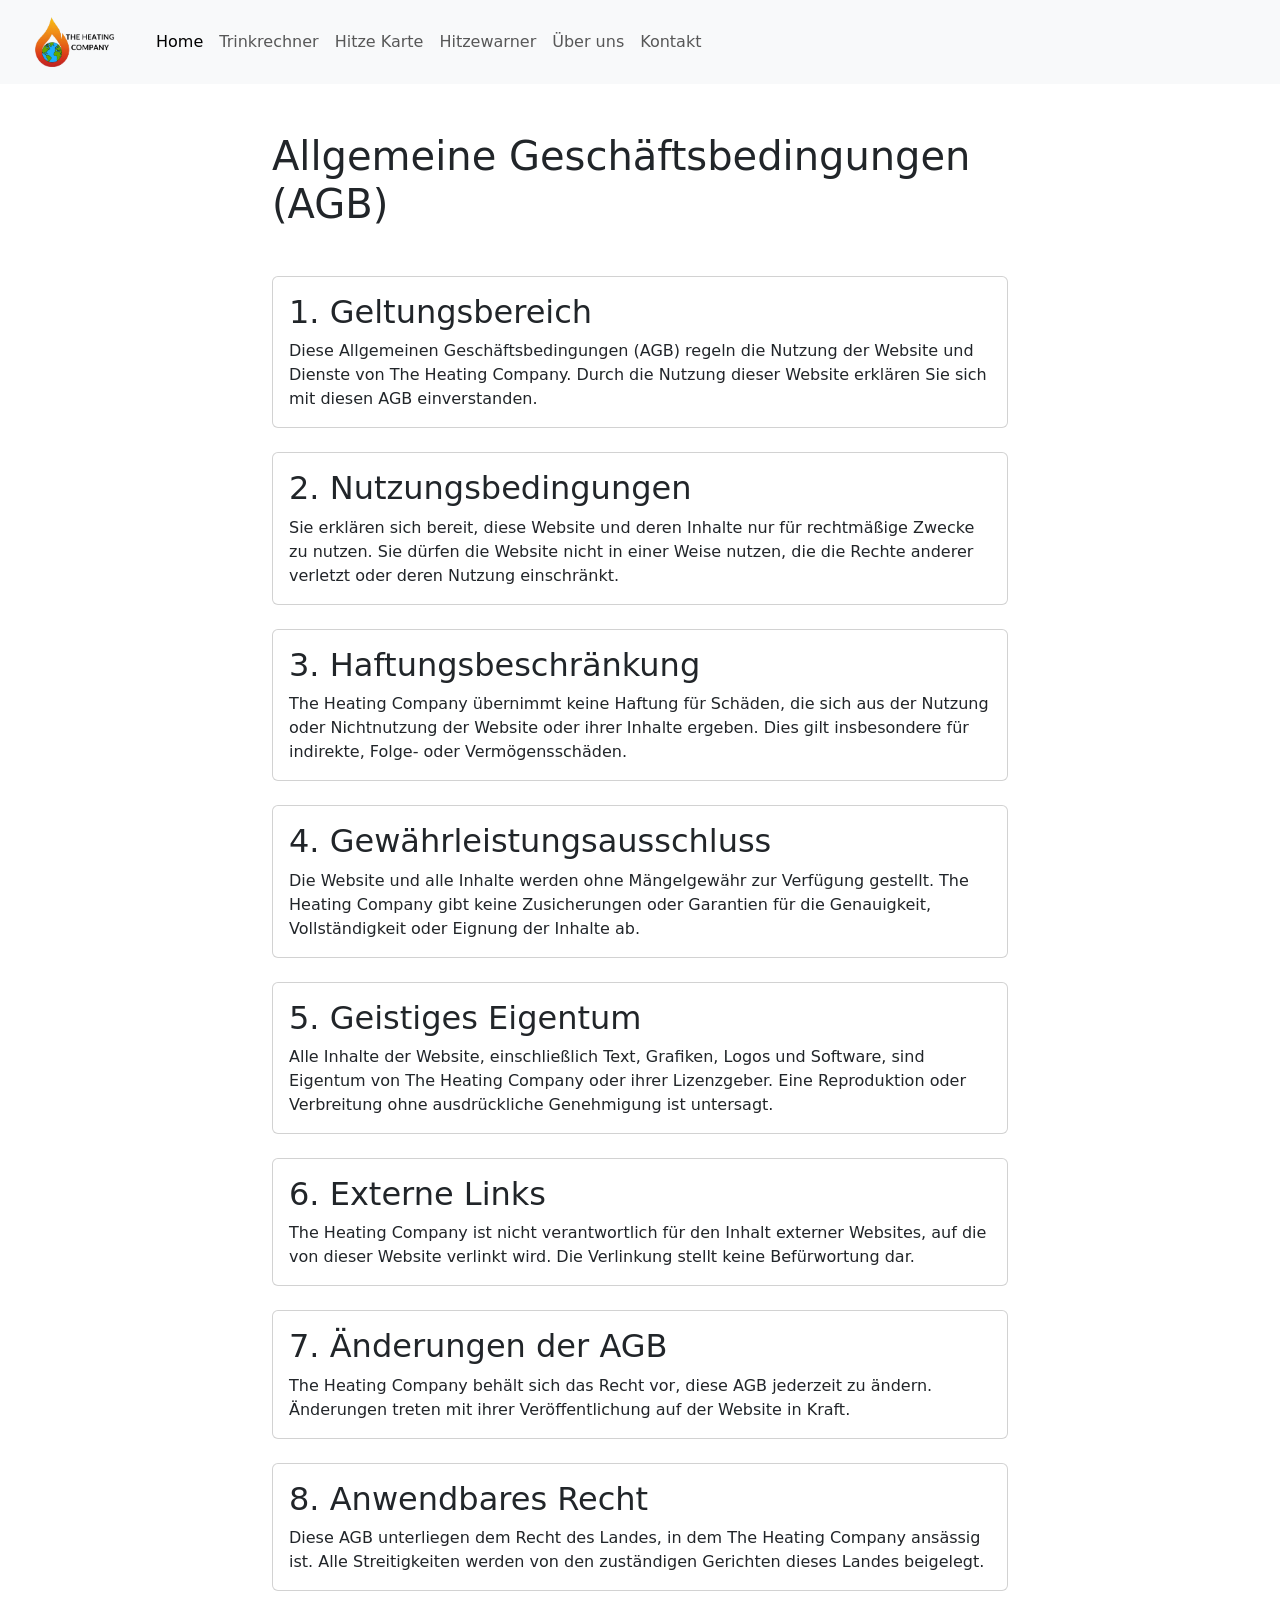
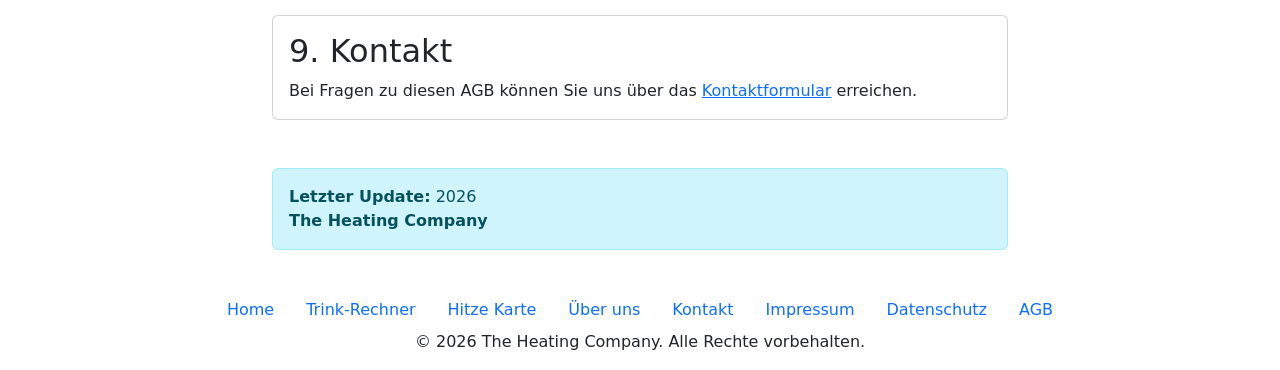
<file: legal/agb.html>
<!DOCTYPE html>
<html lang="de">
<head>
  <meta charset="UTF-8">
  <meta name="viewport" content="width=device-width, initial-scale=1.0">
  <title>Kontakt</title>
  <link href="https://cdn.jsdelivr.net/npm/bootstrap@5.3.8/dist/css/bootstrap.min.css" rel="stylesheet" integrity="sha384-sRIl4kxILFvY47J16cr9ZwB07vP4J8+LH7qKQnuqkuIAvNWLzeN8tE5YBujZqJLB" crossorigin="anonymous">
</head>

<nav class="navbar navbar-expand-lg bg-light">
  <div class="container-fluid">
    <a class="navbar-brand" href="../index.html">
      <img src="../img/heatingcomp_logo.png" alt="Bootstrap" width="120" height="58">
    </a>
    <button class="navbar-toggler" type="button" data-bs-toggle="collapse" data-bs-target="#navbarNav" aria-controls="navbarNav" aria-expanded="false" aria-label="Toggle navigation">
      <span class="navbar-toggler-icon"></span>
    </button>
    <div class="collapse navbar-collapse" id="navbarNav">
      <ul class="navbar-nav">
        <li class="nav-item">
          <a class="nav-link active" aria-current="page" href="../index.html">Home</a>
        </li>
        <li class="nav-item">
          <a class="nav-link" href="../trinkrechner.html">Trinkrechner</a>
        </li>
        <li class="nav-item">
          <a class="nav-link" href="../heatmap.html">Hitze Karte</a>
        </li>
        <li class="nav-item">
          <a class="nav-link" href="../hitzewarner.html">Hitzewarner</a>
        </li>
        <li class="nav-item">
          <a class="nav-link" href="../about.html">Über uns</a>
        </li>
        <li class="nav-item">
          <a class="nav-link" href="../contact.html">Kontakt</a>
        </li>
      </ul>
    </div>
  </div>
</nav>

<div class="container mt-5">
  <div class="row">
    <div class="col-lg-8 offset-lg-2">
      <h1 class="mb-5">Allgemeine Geschäftsbedingungen (AGB)</h1>

      <div class="card mb-4">
        <div class="card-body">
          <h2 class="card-title">1. Geltungsbereich</h2>
          <p class="card-text">
            Diese Allgemeinen Geschäftsbedingungen (AGB) regeln die Nutzung der Website und Dienste von The Heating Company. Durch die Nutzung dieser Website erklären Sie sich mit diesen AGB einverstanden.
          </p>
        </div>
      </div>

      <div class="card mb-4">
        <div class="card-body">
          <h2 class="card-title">2. Nutzungsbedingungen</h2>
          <p class="card-text">
            Sie erklären sich bereit, diese Website und deren Inhalte nur für rechtmäßige Zwecke zu nutzen. Sie dürfen die Website nicht in einer Weise nutzen, die die Rechte anderer verletzt oder deren Nutzung einschränkt.
          </p>
        </div>
      </div>

      <div class="card mb-4">
        <div class="card-body">
          <h2 class="card-title">3. Haftungsbeschränkung</h2>
          <p class="card-text">
            The Heating Company übernimmt keine Haftung für Schäden, die sich aus der Nutzung oder Nichtnutzung der Website oder ihrer Inhalte ergeben. Dies gilt insbesondere für indirekte, Folge- oder Vermögensschäden.
          </p>
        </div>
      </div>

      <div class="card mb-4">
        <div class="card-body">
          <h2 class="card-title">4. Gewährleistungsausschluss</h2>
          <p class="card-text">
            Die Website und alle Inhalte werden ohne Mängelgewähr zur Verfügung gestellt. The Heating Company gibt keine Zusicherungen oder Garantien für die Genauigkeit, Vollständigkeit oder Eignung der Inhalte ab.
          </p>
        </div>
      </div>

      <div class="card mb-4">
        <div class="card-body">
          <h2 class="card-title">5. Geistiges Eigentum</h2>
          <p class="card-text">
            Alle Inhalte der Website, einschließlich Text, Grafiken, Logos und Software, sind Eigentum von The Heating Company oder ihrer Lizenzgeber. Eine Reproduktion oder Verbreitung ohne ausdrückliche Genehmigung ist untersagt.
          </p>
        </div>
      </div>

      <div class="card mb-4">
        <div class="card-body">
          <h2 class="card-title">6. Externe Links</h2>
          <p class="card-text">
            The Heating Company ist nicht verantwortlich für den Inhalt externer Websites, auf die von dieser Website verlinkt wird. Die Verlinkung stellt keine Befürwortung dar.
          </p>
        </div>
      </div>

      <div class="card mb-4">
        <div class="card-body">
          <h2 class="card-title">7. Änderungen der AGB</h2>
          <p class="card-text">
            The Heating Company behält sich das Recht vor, diese AGB jederzeit zu ändern. Änderungen treten mit ihrer Veröffentlichung auf der Website in Kraft.
          </p>
        </div>
      </div>

      <div class="card mb-4">
        <div class="card-body">
          <h2 class="card-title">8. Anwendbares Recht</h2>
          <p class="card-text">
            Diese AGB unterliegen dem Recht des Landes, in dem The Heating Company ansässig ist. Alle Streitigkeiten werden von den zuständigen Gerichten dieses Landes beigelegt.
          </p>
        </div>
      </div>

      <div class="card mb-4">
        <div class="card-body">
          <h2 class="card-title">9. Kontakt</h2>
          <p class="card-text">
            Bei Fragen zu diesen AGB können Sie uns über das <a href="./contact.html">Kontaktformular</a> erreichen.
          </p>
        </div>
      </div>

      <div class="alert alert-info mt-5">
        <p class="mb-0">
          <strong>Letzter Update:</strong> 2026<br>
          <strong>The Heating Company</strong>
        </p>
      </div>
    </div>
  </div>
</div><br>


    <nav class="nav-foot">
        <ul class="nav justify-content-center">
            <li class="nav-item">
                <a class="nav-link" aria-current="page" href="../index.html">Home</a>
            </li>
            <li class="nav-item">
                <a class="nav-link" href="../trinkrechner.html">Trink-Rechner</a>
            </li>
            <li class="nav-item">
                <a class="nav-link" href="../heatmap.html">Hitze Karte</a>
            </li>
            <li class="nav-item">
                <a class="nav-link" href="../about.html">Über uns</a>
            </li>
            <li class="nav-item">
                <a class="nav-link" href="../contact.html">Kontakt</a>
            </li>
            <li class="nav-item">
                <a class="nav-link" href="../legal/impressum.html">Impressum</a>
            </li>
            <li class="nav-item">
                <a class="nav-link" href="../legal/datenschutz.html">Datenschutz</a>
            </li>
            <li class="nav-item">
                <a class="nav-link" href="../legal/agb.html">AGB</a>
            </li>
        </ul>

    </nav>
    <center>
        <footer>
            <p>&copy; 2026 The Heating Company. Alle Rechte vorbehalten.</p>
        </footer>
    </center>

<script src="https://cdn.jsdelivr.net/npm/bootstrap@5.3.8/dist/js/bootstrap.bundle.min.js" integrity="sha384-FKyoEForCGlyvwx9Hj09JcYn3nv7wiPVlz7YYwJrWVcXK/BmnVDxM+D2scQbITxI" crossorigin="anonymous"></script>
</html>
</file>
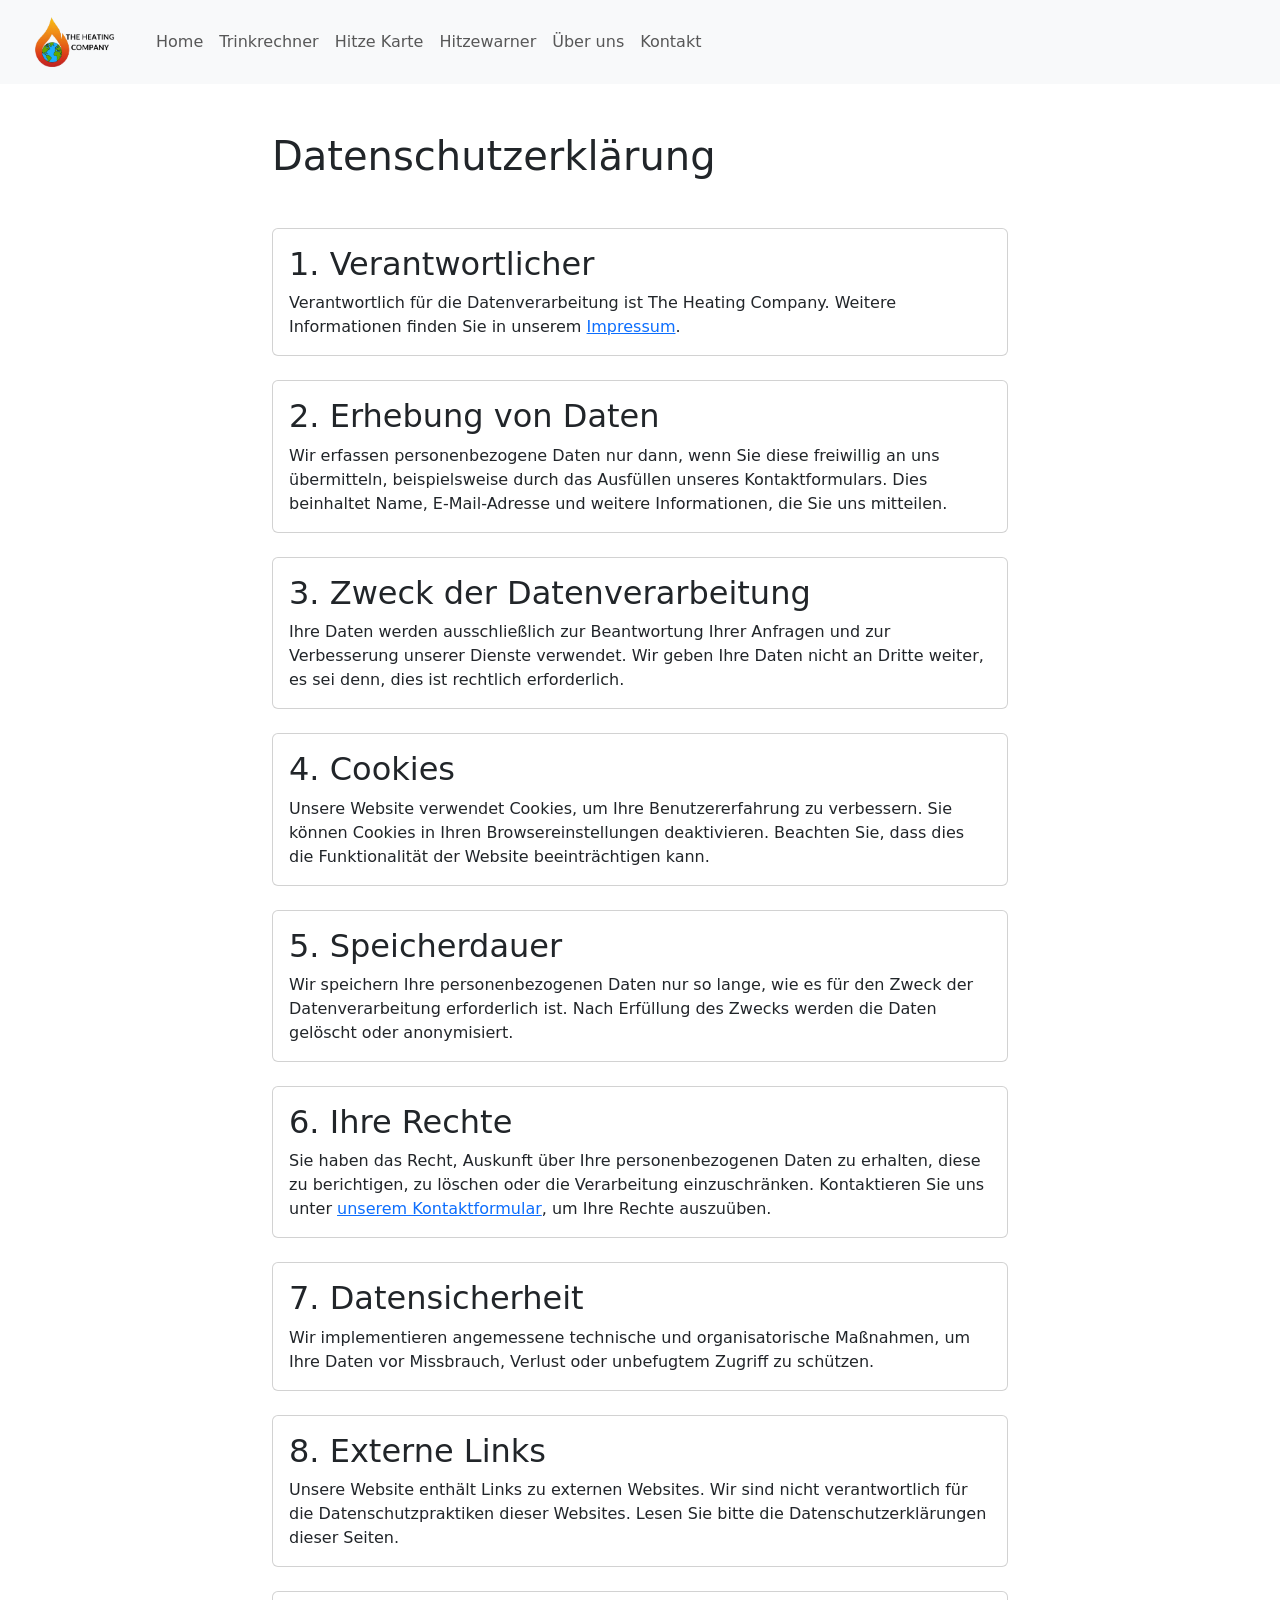
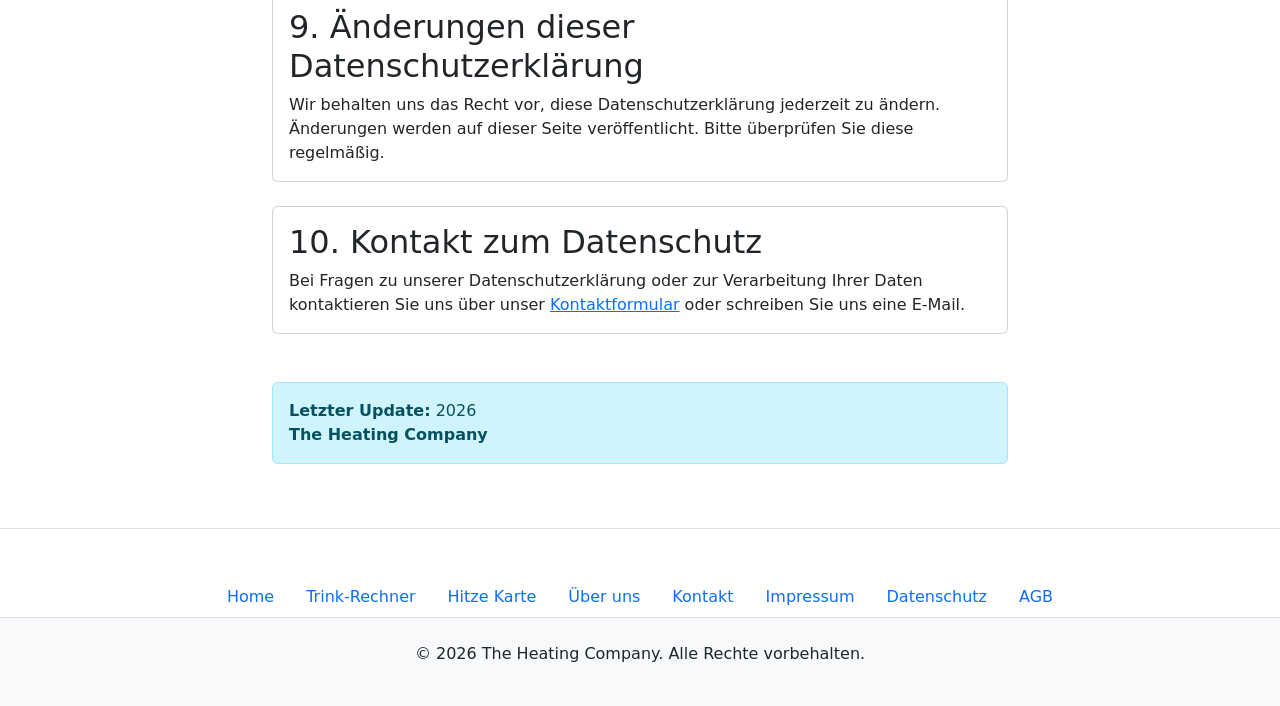
<file: legal/datenschutz.html>
<!DOCTYPE html>
<html lang="de">
<head>
<meta charset="UTF-8">
<meta name="viewport" content="width=device-width, initial-scale=1.0">
<title>Datenschutz</title>
<link href="https://cdn.jsdelivr.net/npm/bootstrap@5.3.8/dist/css/bootstrap.min.css" rel="stylesheet" integrity="sha384-sRIl4kxILFvY47J16cr9ZwB07vP4J8+LH7qKQnuqkuIAvNWLzeN8tE5YBujZqJLB" crossorigin="anonymous">
</head>

<body>
<nav class="navbar navbar-expand-lg bg-light">
<div class="container-fluid">
<a class="navbar-brand" href="../index.html">
<img src="../img/heatingcomp_logo.png" alt="Bootstrap" width="120" height="58">
</a>
<button class="navbar-toggler" type="button" data-bs-toggle="collapse" data-bs-target="#navbarNav" aria-controls="navbarNav" aria-expanded="false" aria-label="Toggle navigation">
<span class="navbar-toggler-icon"></span>
</button>
<div class="collapse navbar-collapse" id="navbarNav">
<ul class="navbar-nav">
<li class="nav-item">
<a class="nav-link" href="../index.html">Home</a>
</li>
<li class="nav-item">
<a class="nav-link" href="../trinkrechner.html">Trinkrechner</a>
</li>
<li class="nav-item">
<a class="nav-link" href="../heatmap.html">Hitze Karte</a>
</li>
<li class="nav-item">
<a class="nav-link" href="../hitzewarner.html">Hitzewarner</a>
</li>
<li class="nav-item">
<a class="nav-link" href="../about.html">Über uns</a>
</li>
<li class="nav-item">
<a class="nav-link" href="../contact.html">Kontakt</a>
</li>
</ul>
</div>
</div>
</nav>

<div class="container mt-5">
<div class="row">
<div class="col-lg-8 offset-lg-2">
<h1 class="mb-5">Datenschutzerklärung</h1>

<div class="card mb-4">
<div class="card-body">
<h2 class="card-title">1. Verantwortlicher</h2>
<p class="card-text">
Verantwortlich für die Datenverarbeitung ist The Heating Company. Weitere Informationen finden Sie in unserem <a href="../legal/impressum.html">Impressum</a>.
</p>
</div>
</div>

<div class="card mb-4">
<div class="card-body">
<h2 class="card-title">2. Erhebung von Daten</h2>
<p class="card-text">
Wir erfassen personenbezogene Daten nur dann, wenn Sie diese freiwillig an uns übermitteln, beispielsweise durch das Ausfüllen unseres Kontaktformulars. Dies beinhaltet Name, E-Mail-Adresse und weitere Informationen, die Sie uns mitteilen.
</p>
</div>
</div>

<div class="card mb-4">
<div class="card-body">
<h2 class="card-title">3. Zweck der Datenverarbeitung</h2>
<p class="card-text">
Ihre Daten werden ausschließlich zur Beantwortung Ihrer Anfragen und zur Verbesserung unserer Dienste verwendet. Wir geben Ihre Daten nicht an Dritte weiter, es sei denn, dies ist rechtlich erforderlich.
</p>
</div>
</div>

<div class="card mb-4">
<div class="card-body">
<h2 class="card-title">4. Cookies</h2>
<p class="card-text">
Unsere Website verwendet Cookies, um Ihre Benutzererfahrung zu verbessern. Sie können Cookies in Ihren Browsereinstellungen deaktivieren. Beachten Sie, dass dies die Funktionalität der Website beeinträchtigen kann.
</p>
</div>
</div>

<div class="card mb-4">
<div class="card-body">
<h2 class="card-title">5. Speicherdauer</h2>
<p class="card-text">
Wir speichern Ihre personenbezogenen Daten nur so lange, wie es für den Zweck der Datenverarbeitung erforderlich ist. Nach Erfüllung des Zwecks werden die Daten gelöscht oder anonymisiert.
</p>
</div>
</div>

<div class="card mb-4">
<div class="card-body">
<h2 class="card-title">6. Ihre Rechte</h2>
<p class="card-text">
Sie haben das Recht, Auskunft über Ihre personenbezogenen Daten zu erhalten, diese zu berichtigen, zu löschen oder die Verarbeitung einzuschränken. Kontaktieren Sie uns unter <a href="../contact.html">unserem Kontaktformular</a>, um Ihre Rechte auszuüben.
</p>
</div>
</div>

<div class="card mb-4">
<div class="card-body">
<h2 class="card-title">7. Datensicherheit</h2>
<p class="card-text">
Wir implementieren angemessene technische und organisatorische Maßnahmen, um Ihre Daten vor Missbrauch, Verlust oder unbefugtem Zugriff zu schützen.
</p>
</div>
</div>

<div class="card mb-4">
<div class="card-body">
<h2 class="card-title">8. Externe Links</h2>
<p class="card-text">
Unsere Website enthält Links zu externen Websites. Wir sind nicht verantwortlich für die Datenschutzpraktiken dieser Websites. Lesen Sie bitte die Datenschutzerklärungen dieser Seiten.
</p>
</div>
</div>

<div class="card mb-4">
<div class="card-body">
<h2 class="card-title">9. Änderungen dieser Datenschutzerklärung</h2>
<p class="card-text">
Wir behalten uns das Recht vor, diese Datenschutzerklärung jederzeit zu ändern. Änderungen werden auf dieser Seite veröffentlicht. Bitte überprüfen Sie diese regelmäßig.
</p>
</div>
</div>

<div class="card mb-4">
<div class="card-body">
<h2 class="card-title">10. Kontakt zum Datenschutz</h2>
<p class="card-text">
Bei Fragen zu unserer Datenschutzerklärung oder zur Verarbeitung Ihrer Daten kontaktieren Sie uns über unser <a href="../contact.html">Kontaktformular</a> oder schreiben Sie uns eine E-Mail.
</p>
</div>
</div>

<div class="alert alert-info mt-5">
<p class="mb-0">
<strong>Letzter Update:</strong> 2026<br>
<strong>The Heating Company</strong>
</p>
</div>
</div>
</div>
</div>

<nav class="nav-foot mt-5 pt-5 border-top">
<ul class="nav justify-content-center">
<li class="nav-item">
<a class="nav-link" href="../index.html">Home</a>
</li>
<li class="nav-item">
<a class="nav-link" href="../trinkrechner.html">Trink-Rechner</a>
</li>
<li class="nav-item">
<a class="nav-link" href="../heatmap.html">Hitze Karte</a>
</li>
<li class="nav-item">
<a class="nav-link" href="../about.html">Über uns</a>
</li>
<li class="nav-item">
<a class="nav-link" href="../contact.html">Kontakt</a>
</li>
<li class="nav-item">
<a class="nav-link" href="../legal/impressum.html">Impressum</a>
</li>
<li class="nav-item">
<a class="nav-link" href="../legal/datenschutz.html">Datenschutz</a>
</li>
<li class="nav-item">
<a class="nav-link" href="../legal/agb.html">AGB</a>
</li>
</ul>
</nav>

<footer class="text-center py-4 border-top bg-light">
<p>&copy; 2026 The Heating Company. Alle Rechte vorbehalten.</p>
</footer>

<script src="https://cdn.jsdelivr.net/npm/bootstrap@5.3.8/dist/js/bootstrap.bundle.min.js" integrity="sha384-FKyoEForCGlyvwx9Hj09JcYn3nv7wiPVlz7YYwJrWVcXK/BmnVDxM+D2scQbITxI" crossorigin="anonymous"></script>
</body>
</html>
</file>
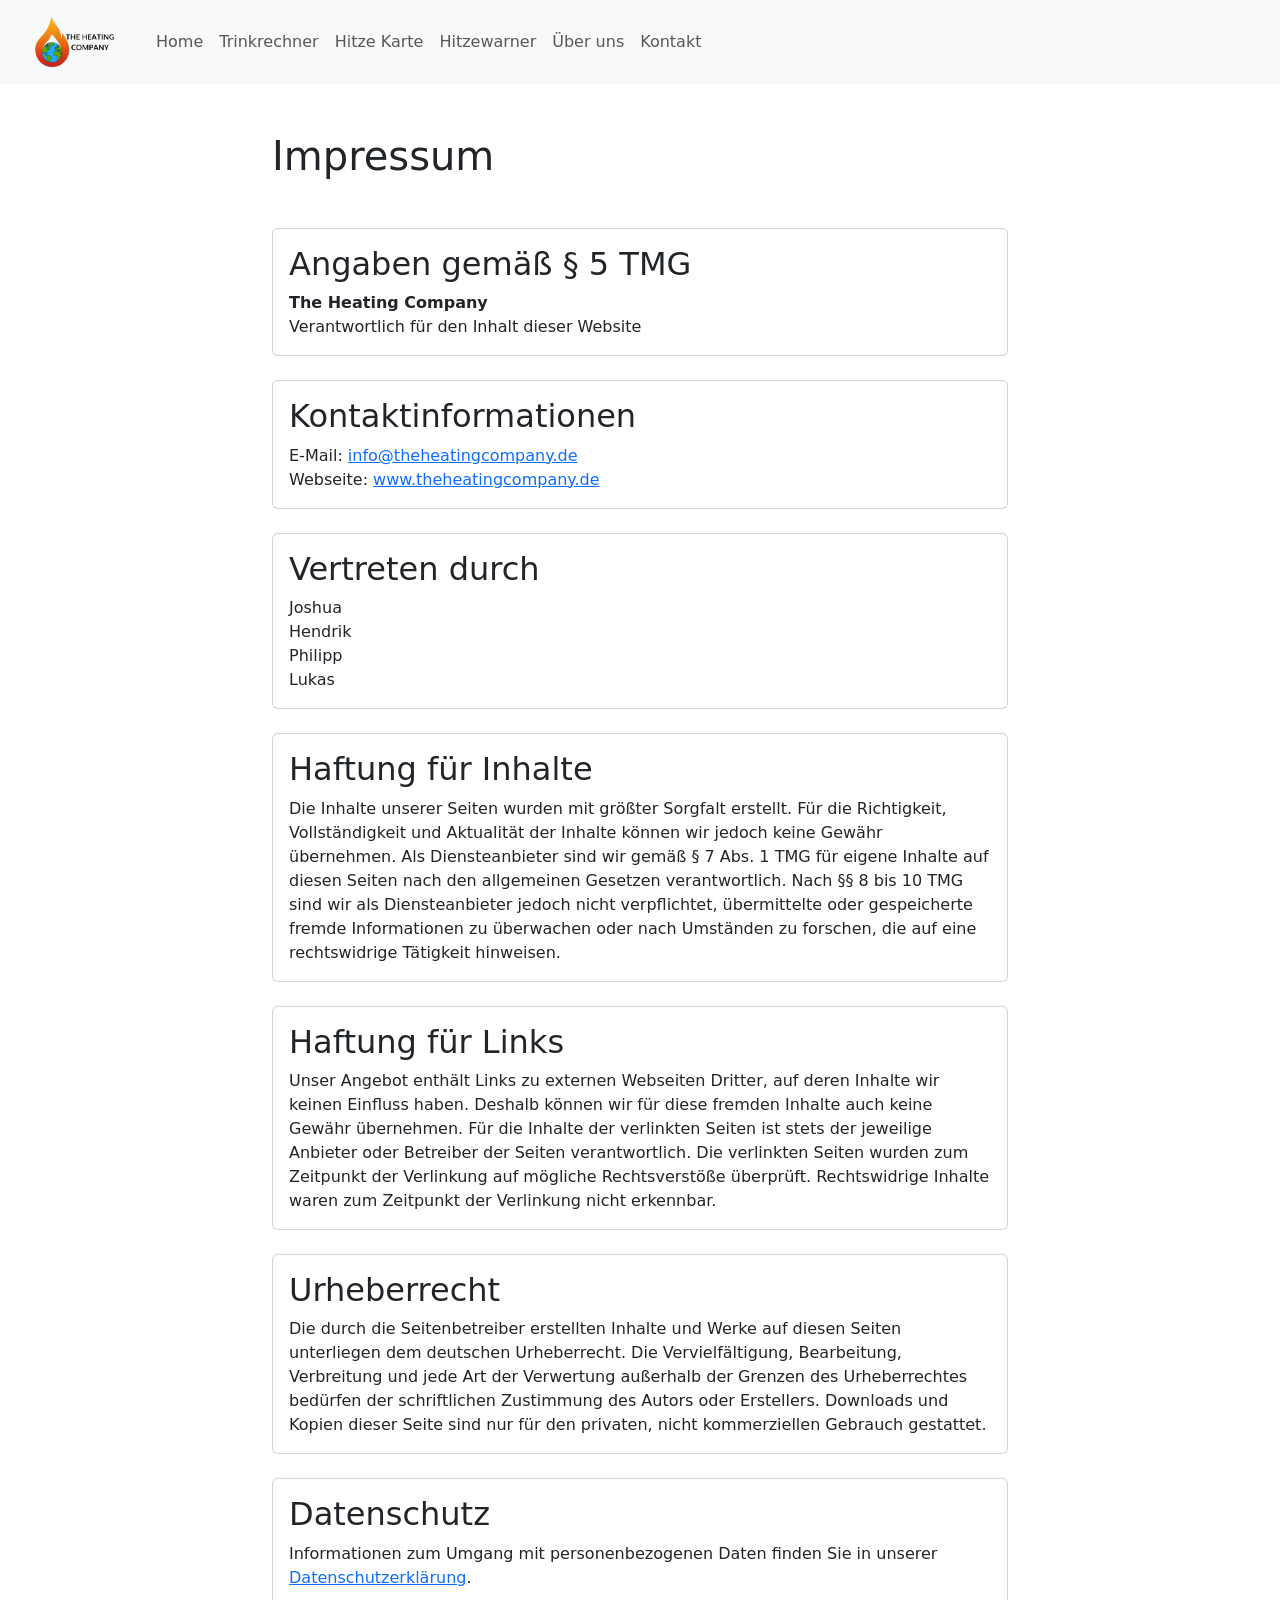
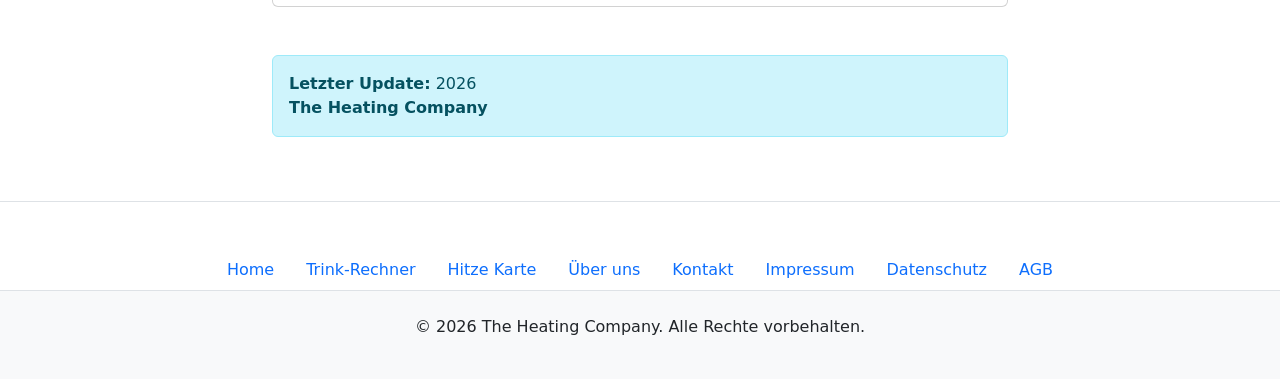
<file: legal/impressum.html>
<!DOCTYPE html>
<html lang="de">
<head>
<meta charset="UTF-8">
<meta name="viewport" content="width=device-width, initial-scale=1.0">
<title>Impressum</title>
<link href="https://cdn.jsdelivr.net/npm/bootstrap@5.3.8/dist/css/bootstrap.min.css" rel="stylesheet" integrity="sha384-sRIl4kxILFvY47J16cr9ZwB07vP4J8+LH7qKQnuqkuIAvNWLzeN8tE5YBujZqJLB" crossorigin="anonymous">
</head>
<body>
<nav class="navbar navbar-expand-lg bg-light">
<div class="container-fluid">
<a class="navbar-brand" href="../index.html">
<img src="../img/heatingcomp_logo.png" alt="Bootstrap" width="120" height="58">
</a>
<button class="navbar-toggler" type="button" data-bs-toggle="collapse" data-bs-target="#navbarNav" aria-controls="navbarNav" aria-expanded="false" aria-label="Toggle navigation">
<span class="navbar-toggler-icon"></span>
</button>
<div class="collapse navbar-collapse" id="navbarNav">
<ul class="navbar-nav">
<li class="nav-item">
<a class="nav-link" href="../index.html">Home</a>
</li>
<li class="nav-item">
<a class="nav-link" href="../trinkrechner.html">Trinkrechner</a>
</li>
<li class="nav-item">
<a class="nav-link" href="../heatmap.html">Hitze Karte</a>
</li>
<li class="nav-item">
<a class="nav-link" href="../hitzewarner.html">Hitzewarner</a>
</li>
<li class="nav-item">
<a class="nav-link" href="../about.html">Über uns</a>
</li>
<li class="nav-item">
<a class="nav-link" href="../contact.html">Kontakt</a>
</li>
</ul>
</div>
</div>
</nav>

<div class="container mt-5 mb-5">
<div class="row">
<div class="col-lg-8 offset-lg-2">
<h1 class="mb-5">Impressum</h1>

<div class="card mb-4">
<div class="card-body">
<h2 class="card-title">Angaben gemäß § 5 TMG</h2>
<p class="card-text">
<strong>The Heating Company</strong><br>
Verantwortlich für den Inhalt dieser Website
</p>
</div>
</div>

<div class="card mb-4">
<div class="card-body">
<h2 class="card-title">Kontaktinformationen</h2>
<p class="card-text">
E-Mail: <a href="mailto:info@theheatingcompany.de">info@theheatingcompany.de</a><br>
Webseite: <a href="https://www.theheatingcompany.de">www.theheatingcompany.de</a>
</p>
</div>
</div>

<div class="card mb-4">
<div class="card-body">
<h2 class="card-title">Vertreten durch</h2>
<p class="card-text">
Joshua<br>
Hendrik<br>
Philipp<br>
Lukas
</p>
</div>
</div>

<div class="card mb-4">
<div class="card-body">
<h2 class="card-title">Haftung für Inhalte</h2>
<p class="card-text">
Die Inhalte unserer Seiten wurden mit größter Sorgfalt erstellt. Für die Richtigkeit, Vollständigkeit und Aktualität der Inhalte können wir jedoch keine Gewähr übernehmen. Als Diensteanbieter sind wir gemäß § 7 Abs. 1 TMG für eigene Inhalte auf diesen Seiten nach den allgemeinen Gesetzen verantwortlich. Nach §§ 8 bis 10 TMG sind wir als Diensteanbieter jedoch nicht verpflichtet, übermittelte oder gespeicherte fremde Informationen zu überwachen oder nach Umständen zu forschen, die auf eine rechtswidrige Tätigkeit hinweisen.
</p>
</div>
</div>

<div class="card mb-4">
<div class="card-body">
<h2 class="card-title">Haftung für Links</h2>
<p class="card-text">
Unser Angebot enthält Links zu externen Webseiten Dritter, auf deren Inhalte wir keinen Einfluss haben. Deshalb können wir für diese fremden Inhalte auch keine Gewähr übernehmen. Für die Inhalte der verlinkten Seiten ist stets der jeweilige Anbieter oder Betreiber der Seiten verantwortlich. Die verlinkten Seiten wurden zum Zeitpunkt der Verlinkung auf mögliche Rechtsverstöße überprüft. Rechtswidrige Inhalte waren zum Zeitpunkt der Verlinkung nicht erkennbar.
</p>
</div>
</div>

<div class="card mb-4">
<div class="card-body">
<h2 class="card-title">Urheberrecht</h2>
<p class="card-text">
Die durch die Seitenbetreiber erstellten Inhalte und Werke auf diesen Seiten unterliegen dem deutschen Urheberrecht. Die Vervielfältigung, Bearbeitung, Verbreitung und jede Art der Verwertung außerhalb der Grenzen des Urheberrechtes bedürfen der schriftlichen Zustimmung des Autors oder Erstellers. Downloads und Kopien dieser Seite sind nur für den privaten, nicht kommerziellen Gebrauch gestattet.
</p>
</div>
</div>

<div class="card mb-4">
<div class="card-body">
<h2 class="card-title">Datenschutz</h2>
<p class="card-text">
Informationen zum Umgang mit personenbezogenen Daten finden Sie in unserer <a href="../legal/datenschutz.html">Datenschutzerklärung</a>.
</p>
</div>
</div>

<div class="alert alert-info mt-5">
<p class="mb-0">
<strong>Letzter Update:</strong> 2026<br>
<strong>The Heating Company</strong>
</p>
</div>
</div>
</div>
</div>

<nav class="nav-foot mt-5 pt-5 border-top">
<ul class="nav justify-content-center">
<li class="nav-item">
<a class="nav-link" href="../index.html">Home</a>
</li>
<li class="nav-item">
<a class="nav-link" href="../trinkrechner.html">Trink-Rechner</a>
</li>
<li class="nav-item">
<a class="nav-link" href="../heatmap.html">Hitze Karte</a>
</li>
<li class="nav-item">
<a class="nav-link" href="../about.html">Über uns</a>
</li>
<li class="nav-item">
<a class="nav-link" href="../contact.html">Kontakt</a>
</li>
<li class="nav-item">
<a class="nav-link" href="../legal/impressum.html">Impressum</a>
</li>
<li class="nav-item">
<a class="nav-link" href="../legal/datenschutz.html">Datenschutz</a>
</li>
<li class="nav-item">
<a class="nav-link" href="../legal/agb.html">AGB</a>
</li>
</ul>
</nav>

<footer class="text-center py-4 border-top bg-light">
<p>&copy; 2026 The Heating Company. Alle Rechte vorbehalten.</p>
</footer>

<script src="https://cdn.jsdelivr.net/npm/bootstrap@5.3.8/dist/js/bootstrap.bundle.min.js" integrity="sha384-FKyoEForCGlyvwx9Hj09JcYn3nv7wiPVlz7YYwJrWVcXK/BmnVDxM+D2scQbITxI" crossorigin="anonymous"></script>
</body>
</html>
</file>
